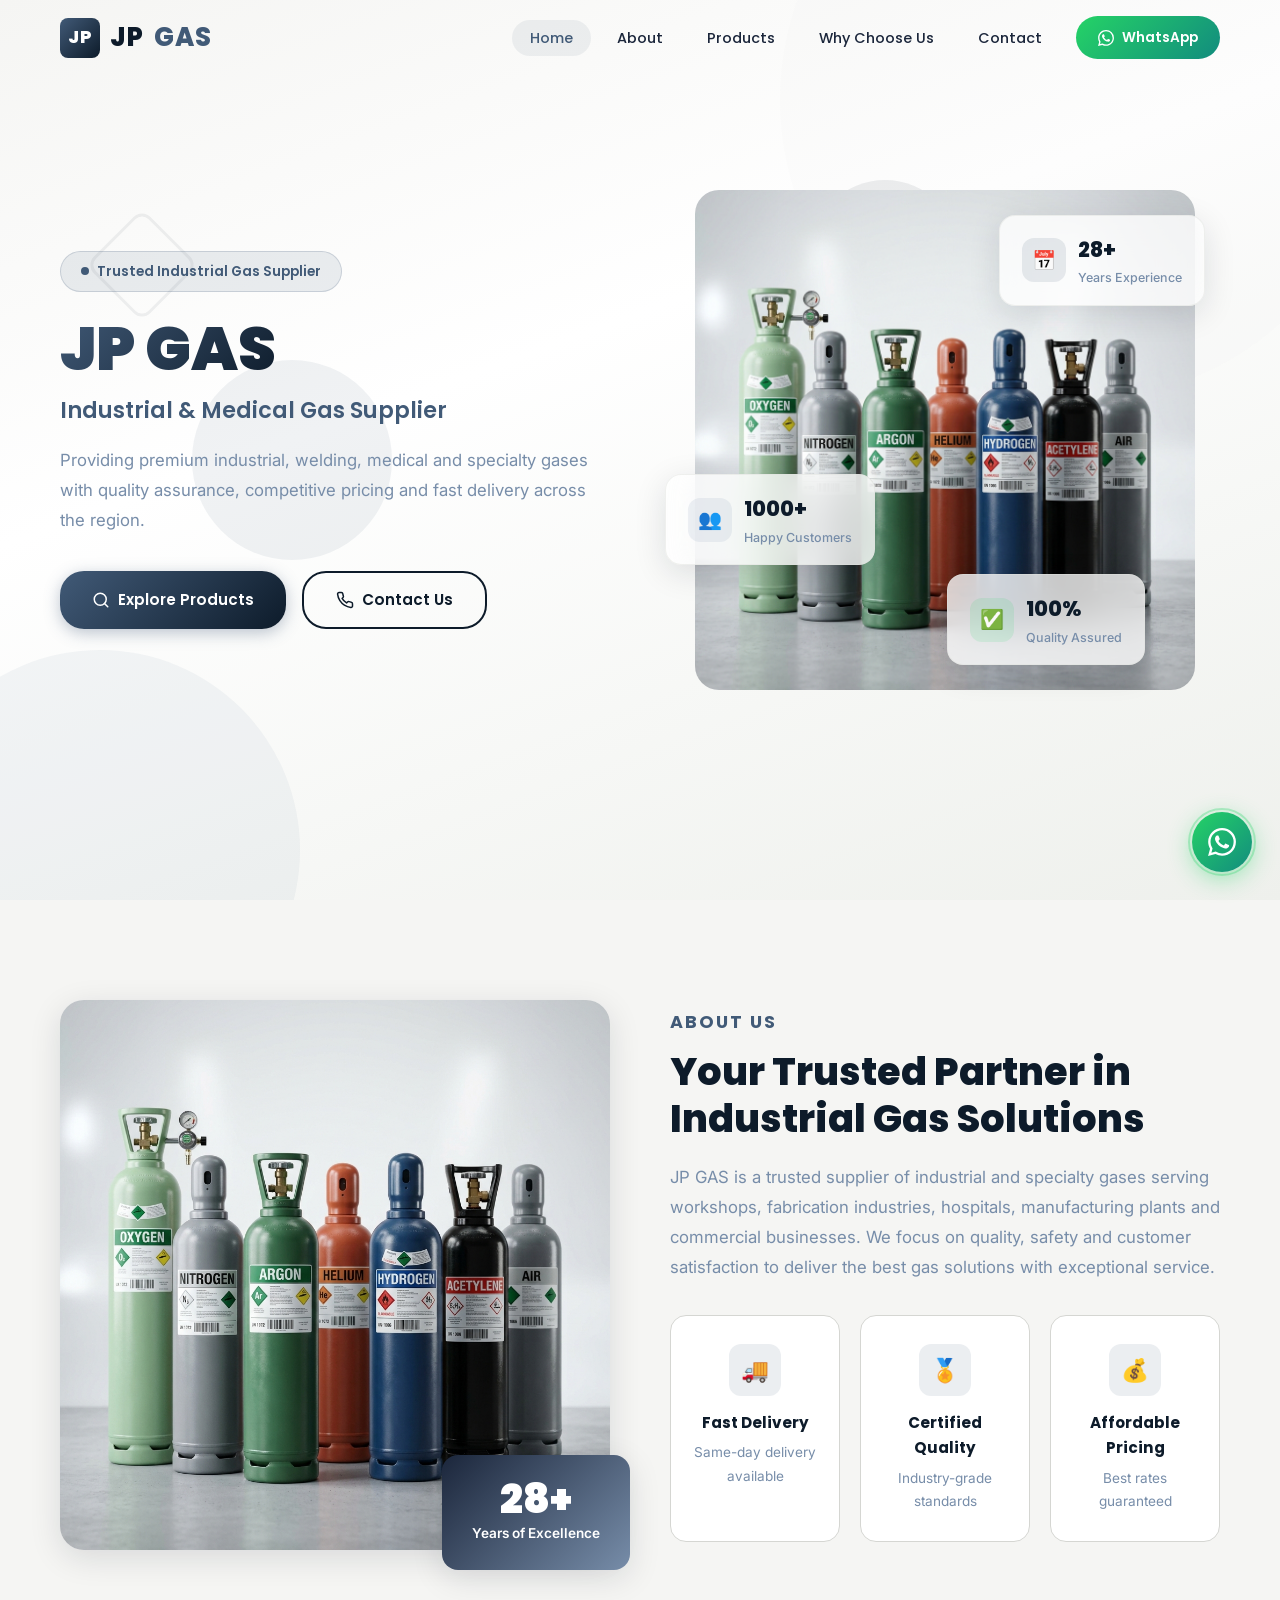
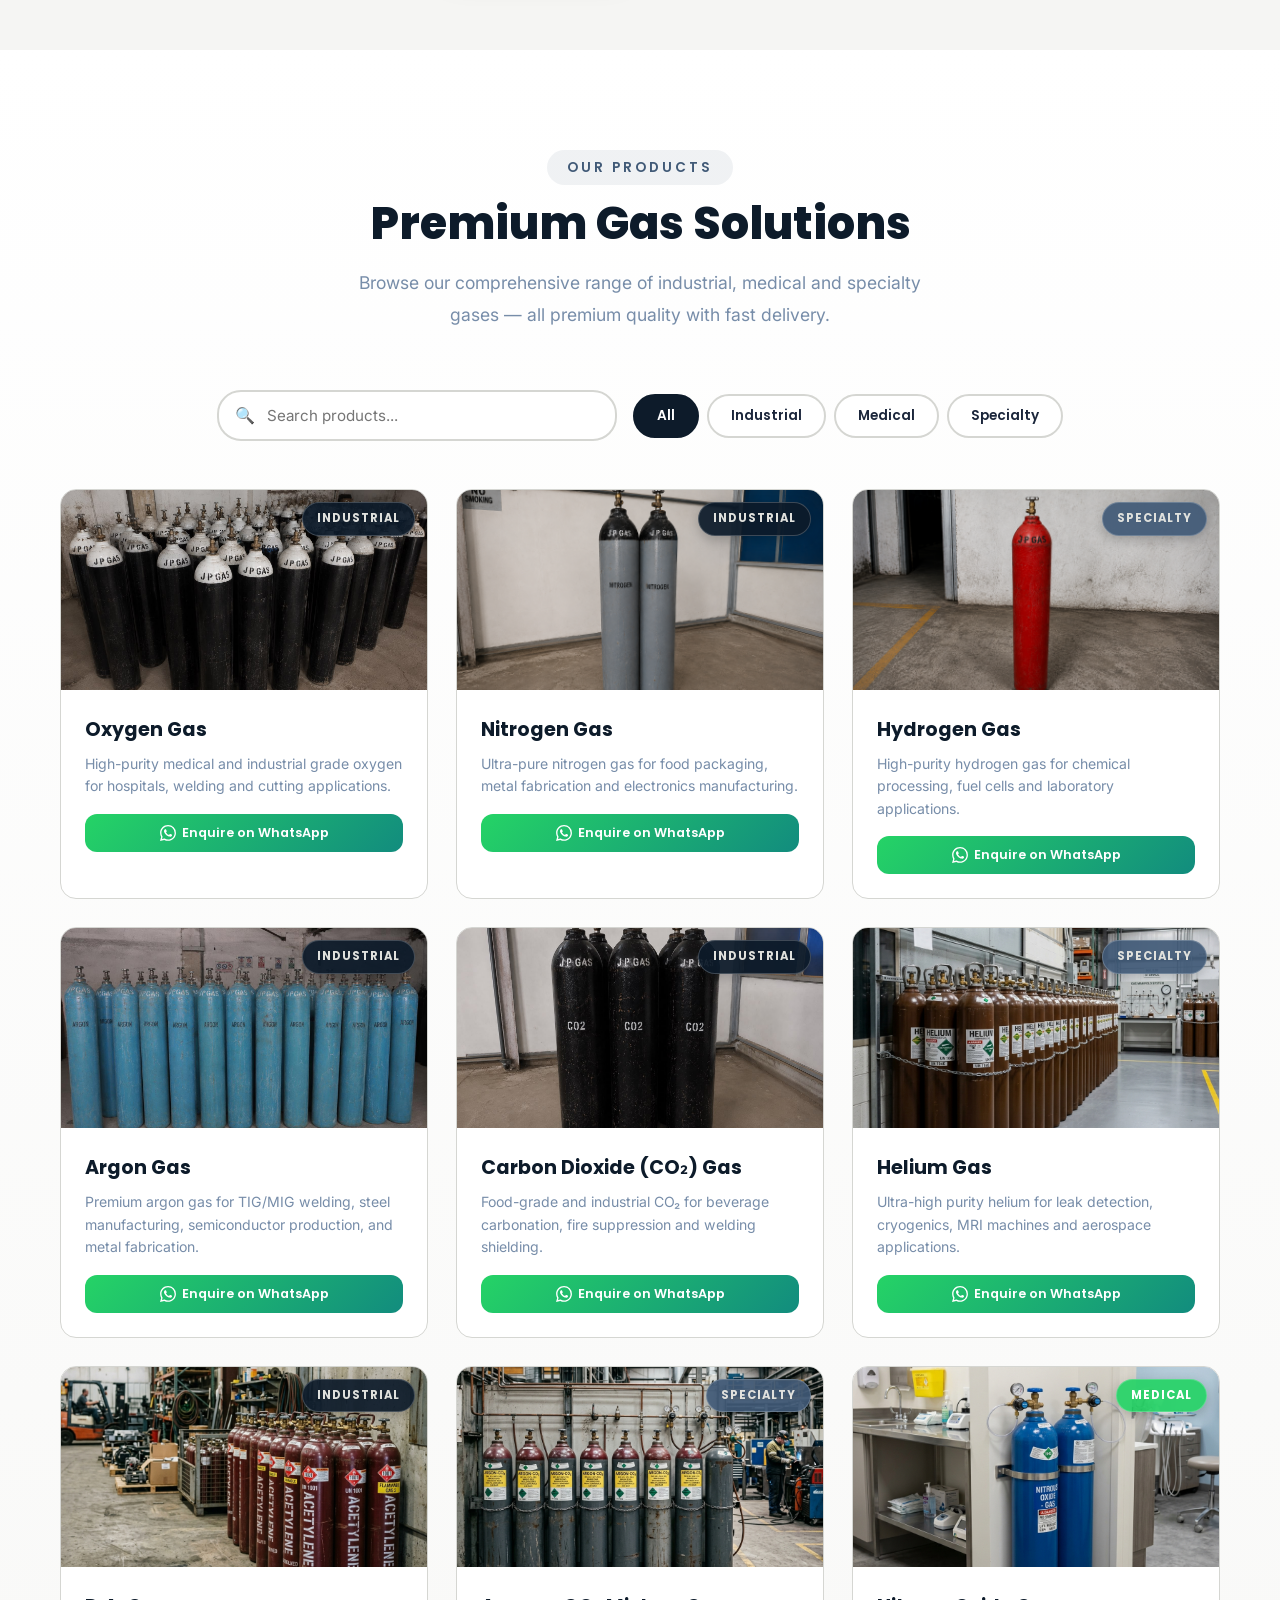
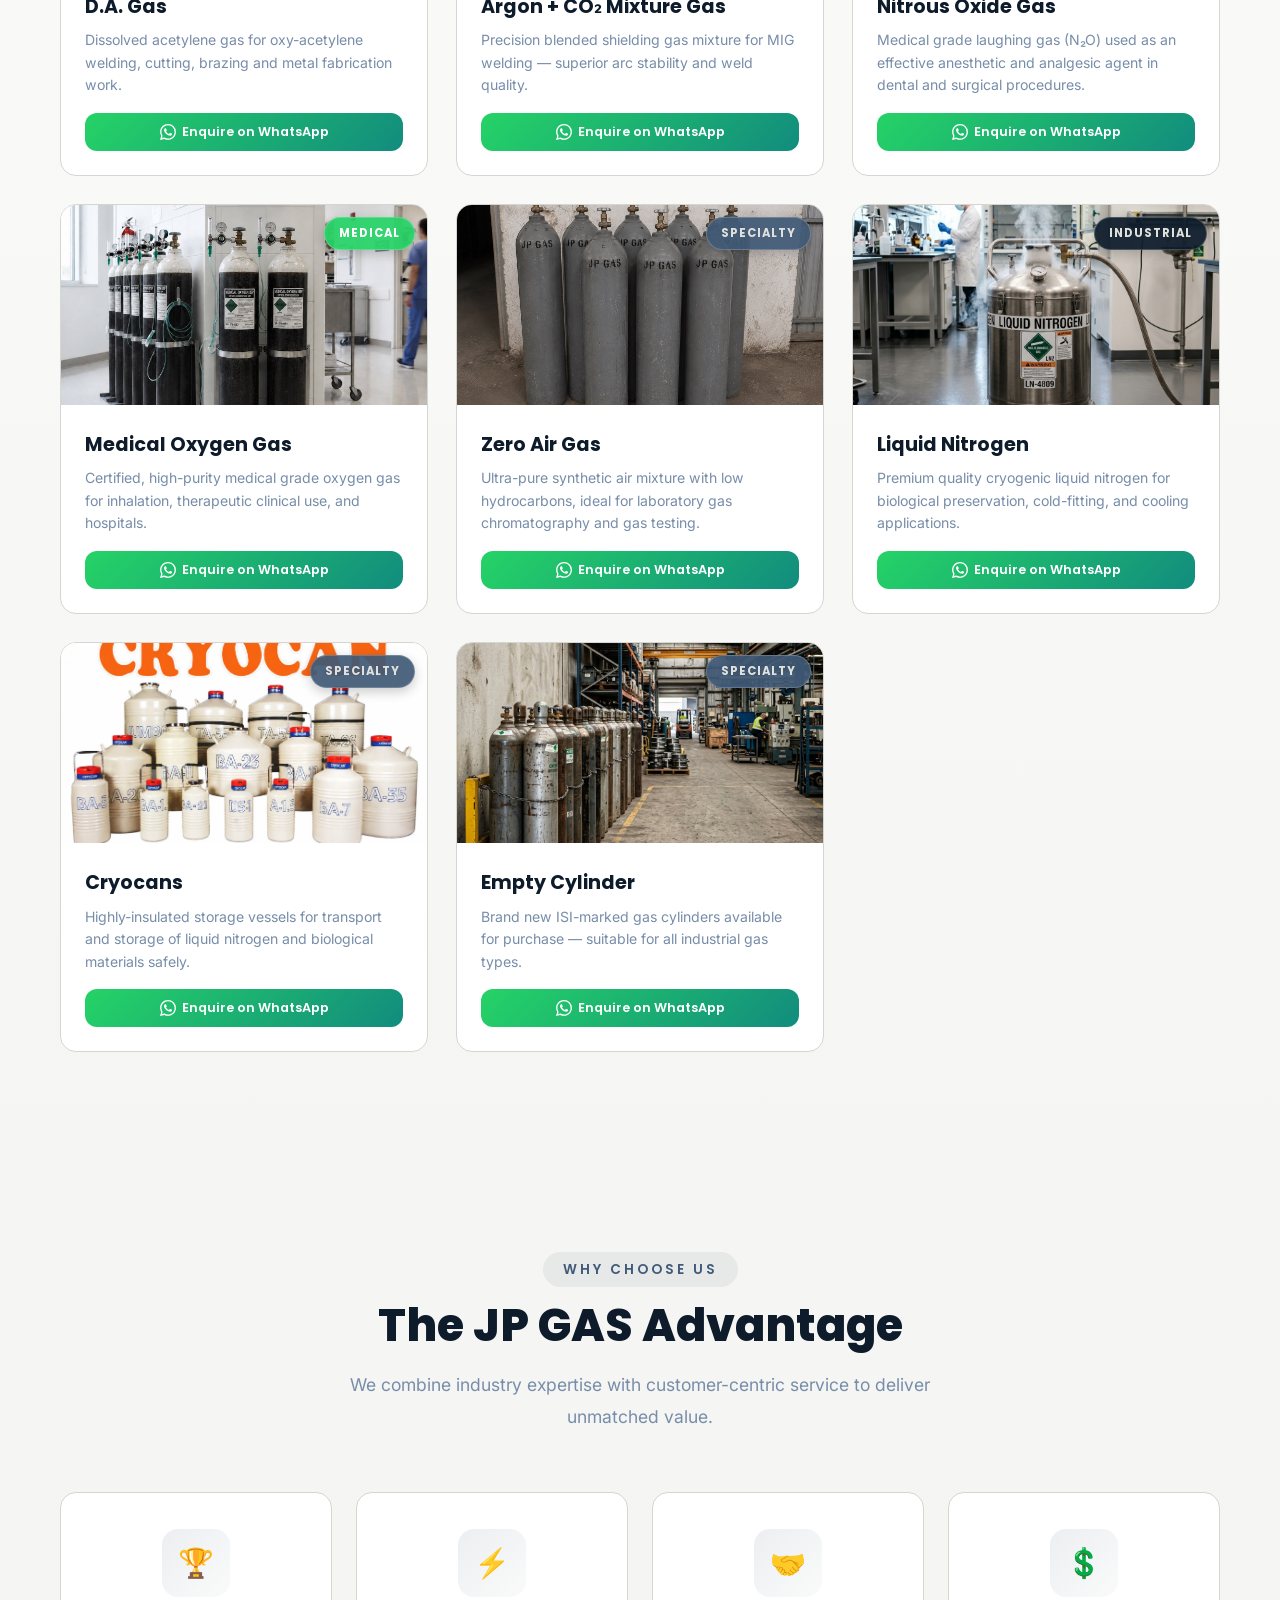
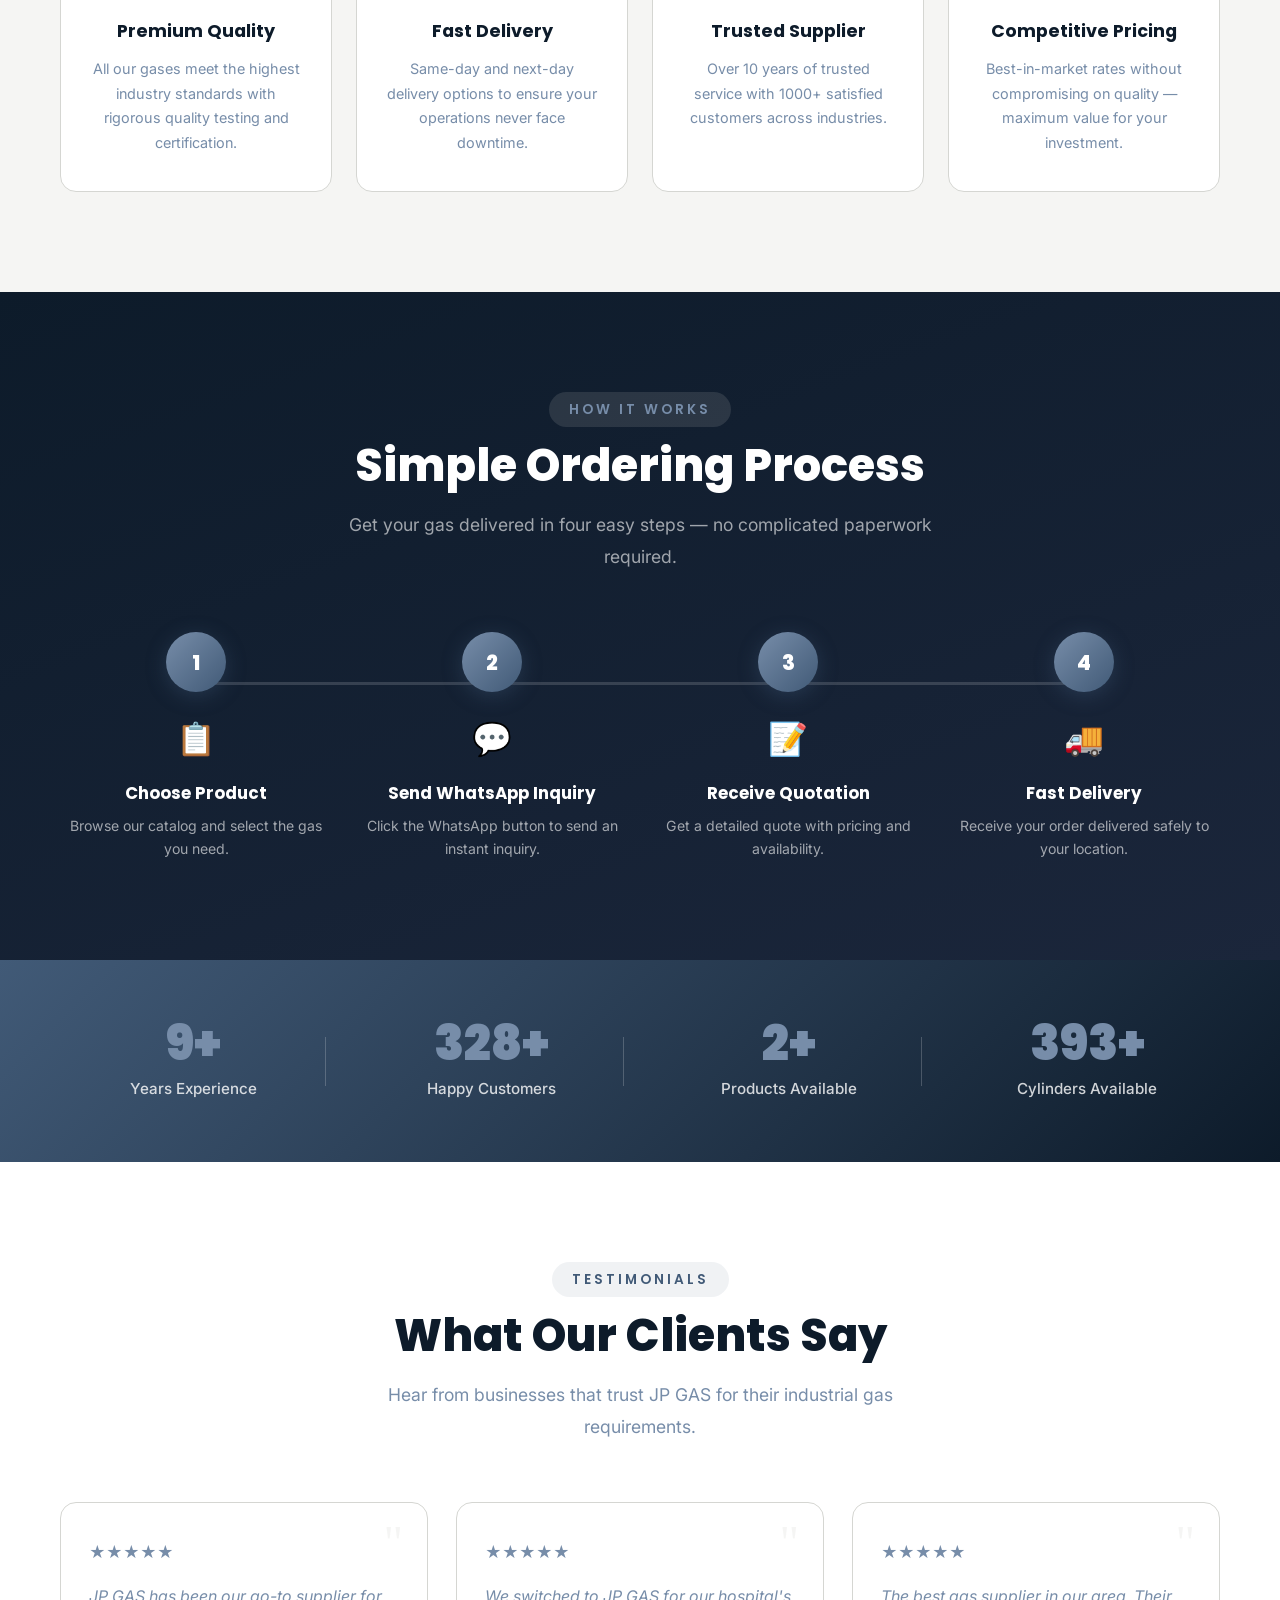
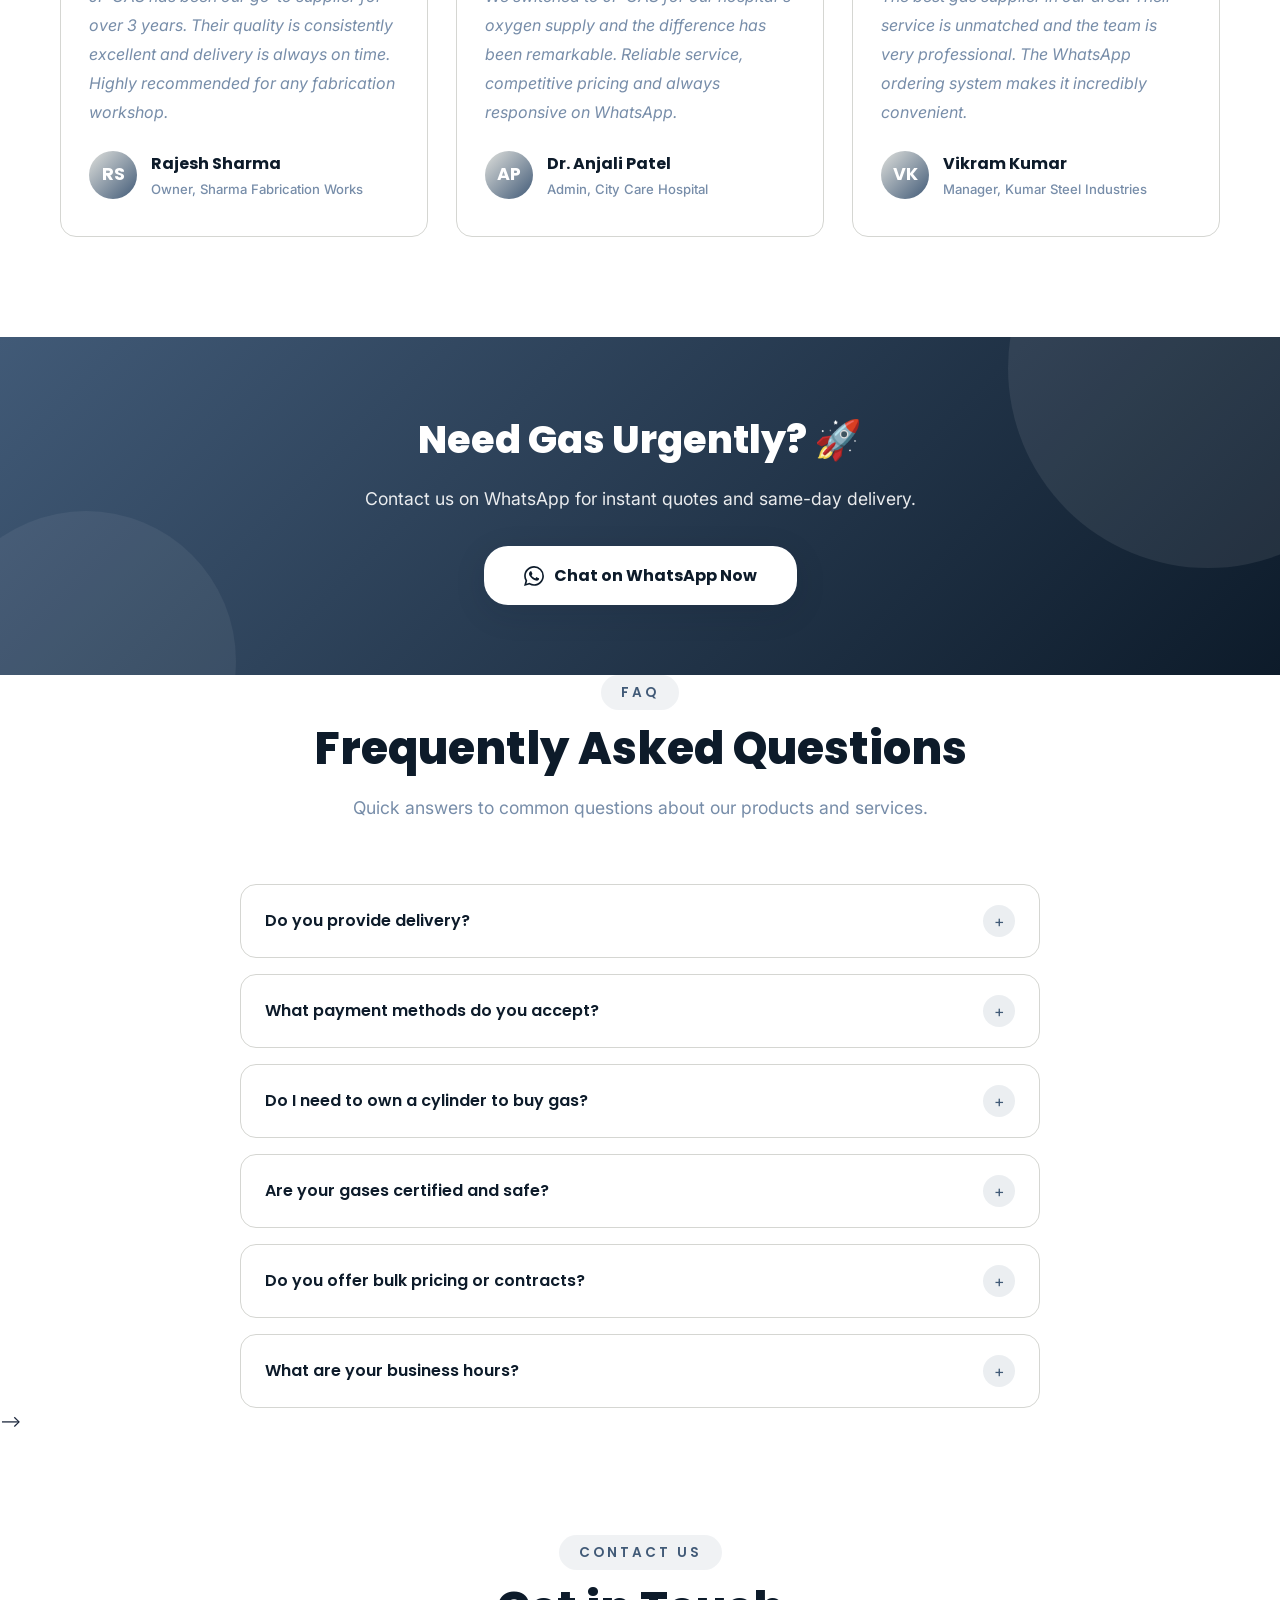
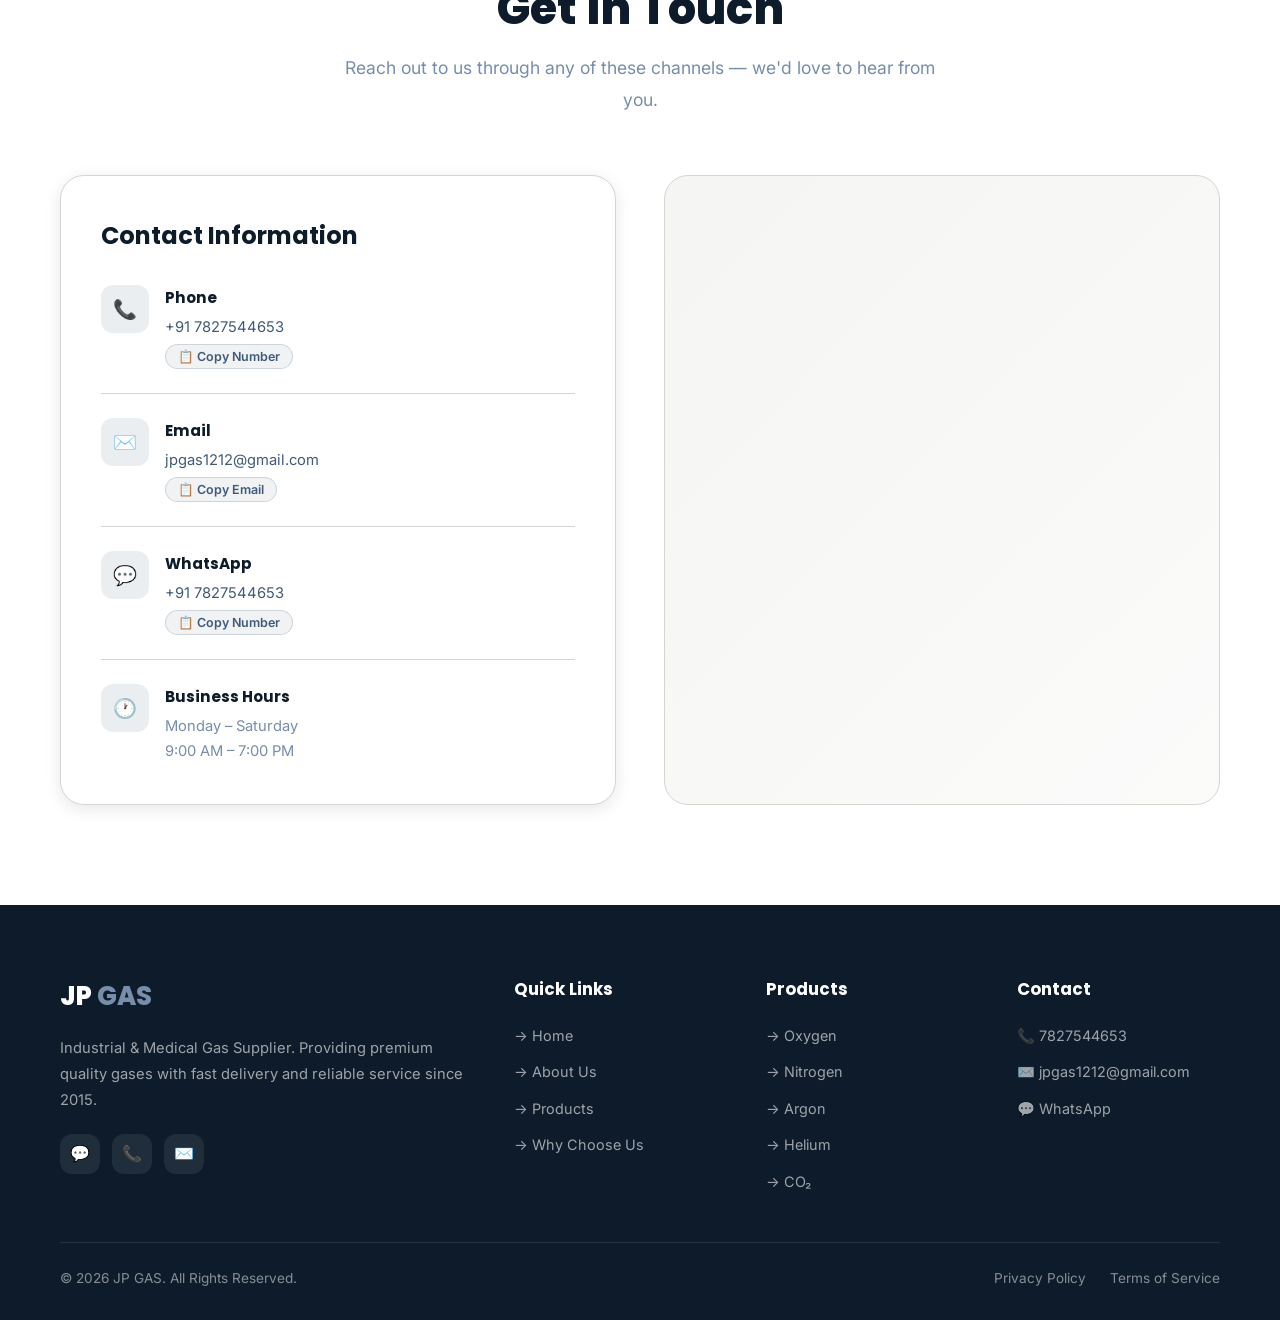
<file: index.html>
<!DOCTYPE html>
<html lang="en">
<head>
  <meta charset="UTF-8" />
  <meta name="viewport" content="width=device-width, initial-scale=1.0" />
  <title>JP GAS — Premium Industrial & Medical Gas Supplier</title>
  <meta name="description" content="JP GAS is a trusted supplier of industrial, welding, medical and specialty gases. Quality assured products with competitive pricing and fast delivery across the region." />

  <!-- Open Graph -->
  <meta property="og:title" content="JP GAS — Premium Industrial & Medical Gas Supplier" />
  <meta property="og:description" content="Providing premium industrial, welding, medical and specialty gases with quality assurance, competitive pricing and fast delivery." />
  <meta property="og:type" content="website" />
  <meta property="og:url" content="https://jpgas.in" />

  <!-- Favicon -->
  <link rel="icon" type="image/svg+xml" href="data:image/svg+xml,<svg xmlns='http://www.w3.org/2000/svg' viewBox='0 0 100 100'><text y='.9em' font-size='90'>⛽</text></svg>" />

  <!-- Google Fonts -->
  <link rel="preconnect" href="https://fonts.googleapis.com" />
  <link rel="preconnect" href="https://fonts.gstatic.com" crossorigin />
  <link href="https://fonts.googleapis.com/css2?family=Inter:wght@300;400;500;600;700;800;900&family=Poppins:wght@300;400;500;600;700;800;900&display=swap" rel="stylesheet" />

  <!-- Stylesheet -->
  <link rel="stylesheet" href="style.css" />
</head>
<body>

  <!-- ======== PRELOADER ======== -->
  <div class="preloader" id="preloader">
    <div class="preloader-content">
      <div class="preloader-logo">JP <span>GAS</span></div>
      <div class="preloader-bar"></div>
    </div>
  </div>

  <!-- ======== SCROLL PROGRESS ======== -->
  <div class="scroll-progress" id="scrollProgress"></div>

  <!-- ======== NAVBAR ======== -->
  <nav class="navbar" id="navbar">
    <div class="nav-container">
      <a href="#home" class="nav-logo">
        <div class="nav-logo-icon">JP</div>
        JP <span>GAS</span>
      </a>

      <ul class="nav-menu" id="navMenu">
        <li><a href="#home" class="nav-link active">Home</a></li>
        <li><a href="#about" class="nav-link">About</a></li>
        <li><a href="#products" class="nav-link">Products</a></li>
        <li><a href="#why-us" class="nav-link">Why Choose Us</a></li>
        <li><a href="#contact" class="nav-link">Contact</a></li>
        <li>
          <a href="https://wa.me/917827544653" target="_blank" rel="noopener" class="nav-wa-btn">
            <svg width="16" height="16" viewBox="0 0 24 24" fill="currentColor"><path d="M17.472 14.382c-.297-.149-1.758-.867-2.03-.967-.273-.099-.471-.148-.67.15-.197.297-.767.966-.94 1.164-.173.199-.347.223-.644.075-.297-.15-1.255-.463-2.39-1.475-.883-.788-1.48-1.761-1.653-2.059-.173-.297-.018-.458.13-.606.134-.133.298-.347.446-.52.149-.174.198-.298.298-.497.099-.198.05-.371-.025-.52-.075-.149-.669-1.612-.916-2.207-.242-.579-.487-.5-.669-.51-.173-.008-.371-.01-.57-.01-.198 0-.52.074-.792.372-.272.297-1.04 1.016-1.04 2.479 0 1.462 1.065 2.875 1.213 3.074.149.198 2.096 3.2 5.077 4.487.709.306 1.262.489 1.694.625.712.227 1.36.195 1.871.118.571-.085 1.758-.719 2.006-1.413.248-.694.248-1.289.173-1.413-.074-.124-.272-.198-.57-.347m-5.421 7.403h-.004a9.87 9.87 0 01-5.031-1.378l-.361-.214-3.741.982.998-3.648-.235-.374a9.86 9.86 0 01-1.51-5.26c.001-5.45 4.436-9.884 9.888-9.884 2.64 0 5.122 1.03 6.988 2.898a9.825 9.825 0 012.893 6.994c-.003 5.45-4.437 9.884-9.885 9.884m8.413-18.297A11.815 11.815 0 0012.05 0C5.495 0 .16 5.335.157 11.892c0 2.096.547 4.142 1.588 5.945L.057 24l6.305-1.654a11.882 11.882 0 005.683 1.448h.005c6.554 0 11.89-5.335 11.893-11.893a11.821 11.821 0 00-3.48-8.413z"/></svg>
            WhatsApp
          </a>
        </li>
      </ul>

      <div class="nav-hamburger" id="navHamburger" aria-label="Menu toggle">
        <span></span>
        <span></span>
        <span></span>
      </div>
    </div>
  </nav>

  <!-- ======== HERO SECTION ======== -->
  <section class="hero section" id="home">
    <div class="hero-bg-shapes">
      <div class="hero-shape hero-shape-1"></div>
      <div class="hero-shape hero-shape-2"></div>
      <div class="hero-shape hero-shape-3"></div>
      <div class="hero-shape hero-shape-4"></div>
      <div class="hero-geo hero-geo-1"></div>
      <div class="hero-geo hero-geo-2"></div>
    </div>

    <div class="container hero-container">
      <div class="hero-content">
        <div class="hero-badge">
          <span class="hero-badge-dot"></span>
          Trusted Industrial Gas Supplier
        </div>
        <h1 class="hero-title">
          <span>JP GAS</span>
        </h1>
        <p class="hero-subtitle">Industrial & Medical Gas Supplier</p>
        <p class="hero-description">
          Providing premium industrial, welding, medical and specialty gases with quality assurance, competitive pricing and fast delivery across the region.
        </p>
        <div class="hero-buttons">
          <a href="#products" class="btn btn-primary">
            <svg width="18" height="18" viewBox="0 0 24 24" fill="none" stroke="currentColor" stroke-width="2" stroke-linecap="round" stroke-linejoin="round"><circle cx="11" cy="11" r="8"/><line x1="21" y1="21" x2="16.65" y2="16.65"/></svg>
            Explore Products
          </a>
          <a href="#contact" class="btn btn-secondary">
            <svg width="18" height="18" viewBox="0 0 24 24" fill="none" stroke="currentColor" stroke-width="2" stroke-linecap="round" stroke-linejoin="round"><path d="M22 16.92v3a2 2 0 0 1-2.18 2 19.79 19.79 0 0 1-8.63-3.07 19.5 19.5 0 0 1-6-6 19.79 19.79 0 0 1-3.07-8.67A2 2 0 0 1 4.11 2h3a2 2 0 0 1 2 1.72c.127.96.361 1.903.7 2.81a2 2 0 0 1-.45 2.11L8.09 9.91a16 16 0 0 0 6 6l1.27-1.27a2 2 0 0 1 2.11-.45c.907.339 1.85.573 2.81.7A2 2 0 0 1 22 16.92z"/></svg>
            Contact Us
          </a>
        </div>
      </div>

      <div class="hero-visual">
        <div class="hero-image-wrapper">
          <div class="hero-image-glow"></div>
          <img src="images/hero-cylinders.png" alt="Industrial Gas Cylinders — JP GAS" loading="eager" />
          <div class="hero-stat hero-stat-1">
            <div class="hero-stat-icon blue">📅</div>
            <div>
              <div class="hero-stat-number" data-count="10">28+</div>
              <div class="hero-stat-label">Years Experience</div>
            </div>
          </div>
          <div class="hero-stat hero-stat-2">
            <div class="hero-stat-icon orange">👥</div>
            <div>
              <div class="hero-stat-number" data-count="1000">1000+</div>
              <div class="hero-stat-label">Happy Customers</div>
            </div>
          </div>
          <div class="hero-stat hero-stat-3">
            <div class="hero-stat-icon green">✅</div>
            <div>
              <div class="hero-stat-number">100%</div>
              <div class="hero-stat-label">Quality Assured</div>
            </div>
          </div>
        </div>
      </div>
    </div>
  </section>

  <!-- ======== ABOUT SECTION ======== -->
  <section class="about section" id="about">
    <div class="container">
      <div class="about-grid">
        <div class="about-visual fade-left">
          <img src="images/hero-cylinders.png" alt="JP GAS — About Us" class="about-image" loading="lazy" />
          <div class="about-experience-badge">
            <span class="number">28+</span>
            <span class="label">Years of Excellence</span>
          </div>
        </div>
        <div class="about-text fade-right">
          <h3>About Us</h3>
          <h2>Your Trusted Partner in Industrial Gas Solutions</h2>
          <p>
            JP GAS is a trusted supplier of industrial and specialty gases serving workshops, fabrication industries, hospitals, manufacturing plants and commercial businesses. We focus on quality, safety and customer satisfaction to deliver the best gas solutions with exceptional service.
          </p>
          <div class="about-features">
            <div class="feature-card stagger-1">
              <div class="feature-icon">🚚</div>
              <div class="feature-title">Fast Delivery</div>
              <div class="feature-text">Same-day delivery available</div>
            </div>
            <div class="feature-card stagger-2">
              <div class="feature-icon">🏅</div>
              <div class="feature-title">Certified Quality</div>
              <div class="feature-text">Industry-grade standards</div>
            </div>
            <div class="feature-card stagger-3">
              <div class="feature-icon">💰</div>
              <div class="feature-title">Affordable Pricing</div>
              <div class="feature-text">Best rates guaranteed</div>
            </div>
          </div>
        </div>
      </div>
    </div>
  </section>

  <!-- ======== PRODUCTS SECTION ======== -->
  <section class="products section" id="products">
    <div class="container">
      <div class="section-header fade-up">
        <span class="section-tag">Our Products</span>
        <h2 class="section-title">Premium Gas Solutions</h2>
        <p class="section-subtitle">Browse our comprehensive range of industrial, medical and specialty gases — all premium quality with fast delivery.</p>
      </div>

      <div class="products-toolbar fade-up">
        <div class="search-wrapper">
          <span class="search-icon">🔍</span>
          <input type="text" id="productSearch" class="search-input" placeholder="Search products..." aria-label="Search products" />
        </div>
        <div class="filter-btns">
          <button class="filter-btn active" data-filter="all">All</button>
          <button class="filter-btn" data-filter="industrial">Industrial</button>
          <button class="filter-btn" data-filter="medical">Medical</button>
          <button class="filter-btn" data-filter="specialty">Specialty</button>
        </div>
      </div>

      <div class="products-grid" id="productsGrid">

        <!-- Oxygen -->
        <div class="product-card fade-up" data-category="industrial" data-name="Oxygen">
          <div class="product-image">
            <img src="images/oxygen.jpeg" alt="Oxygen Gas" />
            <span class="product-category-tag tag-industrial">Industrial</span>
          </div>
          <div class="product-info">
            <h3 class="product-name">Oxygen Gas</h3>
            <p class="product-description">High-purity medical and industrial grade oxygen for hospitals, welding and cutting applications.</p>
            
            <button class="product-whatsapp-btn" onclick="enquireWhatsApp('Oxygen')">
              <svg width="16" height="16" viewBox="0 0 24 24" fill="currentColor"><path d="M17.472 14.382c-.297-.149-1.758-.867-2.03-.967-.273-.099-.471-.148-.67.15-.197.297-.767.966-.94 1.164-.173.199-.347.223-.644.075-.297-.15-1.255-.463-2.39-1.475-.883-.788-1.48-1.761-1.653-2.059-.173-.297-.018-.458.13-.606.134-.133.298-.347.446-.52.149-.174.198-.298.298-.497.099-.198.05-.371-.025-.52-.075-.149-.669-1.612-.916-2.207-.242-.579-.487-.5-.669-.51-.173-.008-.371-.01-.57-.01-.198 0-.52.074-.792.372-.272.297-1.04 1.016-1.04 2.479 0 1.462 1.065 2.875 1.213 3.074.149.198 2.096 3.2 5.077 4.487.709.306 1.262.489 1.694.625.712.227 1.36.195 1.871.118.571-.085 1.758-.719 2.006-1.413.248-.694.248-1.289.173-1.413-.074-.124-.272-.198-.57-.347m-5.421 7.403h-.004a9.87 9.87 0 01-5.031-1.378l-.361-.214-3.741.982.998-3.648-.235-.374a9.86 9.86 0 01-1.51-5.26c.001-5.45 4.436-9.884 9.888-9.884 2.64 0 5.122 1.03 6.988 2.898a9.825 9.825 0 012.893 6.994c-.003 5.45-4.437 9.884-9.885 9.884m8.413-18.297A11.815 11.815 0 0012.05 0C5.495 0 .16 5.335.157 11.892c0 2.096.547 4.142 1.588 5.945L.057 24l6.305-1.654a11.882 11.882 0 005.683 1.448h.005c6.554 0 11.89-5.335 11.893-11.893a11.821 11.821 0 00-3.48-8.413z"/></svg>
              Enquire on WhatsApp
            </button>
          </div>
        </div>

        <!-- Nitrogen -->
        <div class="product-card fade-up" data-category="industrial" data-name="Nitrogen">
          <div class="product-image">
            <img src="images/nitro.png" alt="Nitrogen Gas" />
            <span class="product-category-tag tag-industrial">Industrial</span>
          </div>
          <div class="product-info">
            <h3 class="product-name">Nitrogen Gas</h3>
            <p class="product-description">Ultra-pure nitrogen gas for food packaging, metal fabrication and electronics manufacturing.</p>
            
            <button class="product-whatsapp-btn" onclick="enquireWhatsApp('Nitrogen')">
              <svg width="16" height="16" viewBox="0 0 24 24" fill="currentColor"><path d="M17.472 14.382c-.297-.149-1.758-.867-2.03-.967-.273-.099-.471-.148-.67.15-.197.297-.767.966-.94 1.164-.173.199-.347.223-.644.075-.297-.15-1.255-.463-2.39-1.475-.883-.788-1.48-1.761-1.653-2.059-.173-.297-.018-.458.13-.606.134-.133.298-.347.446-.52.149-.174.198-.298.298-.497.099-.198.05-.371-.025-.52-.075-.149-.669-1.612-.916-2.207-.242-.579-.487-.5-.669-.51-.173-.008-.371-.01-.57-.01-.198 0-.52.074-.792.372-.272.297-1.04 1.016-1.04 2.479 0 1.462 1.065 2.875 1.213 3.074.149.198 2.096 3.2 5.077 4.487.709.306 1.262.489 1.694.625.712.227 1.36.195 1.871.118.571-.085 1.758-.719 2.006-1.413.248-.694.248-1.289.173-1.413-.074-.124-.272-.198-.57-.347m-5.421 7.403h-.004a9.87 9.87 0 01-5.031-1.378l-.361-.214-3.741.982.998-3.648-.235-.374a9.86 9.86 0 01-1.51-5.26c.001-5.45 4.436-9.884 9.888-9.884 2.64 0 5.122 1.03 6.988 2.898a9.825 9.825 0 012.893 6.994c-.003 5.45-4.437 9.884-9.885 9.884m8.413-18.297A11.815 11.815 0 0012.05 0C5.495 0 .16 5.335.157 11.892c0 2.096.547 4.142 1.588 5.945L.057 24l6.305-1.654a11.882 11.882 0 005.683 1.448h.005c6.554 0 11.89-5.335 11.893-11.893a11.821 11.821 0 00-3.48-8.413z"/></svg>
              Enquire on WhatsApp
            </button>
          </div>
        </div>

        <!-- Hydrogen -->
        <div class="product-card fade-up" data-category="specialty" data-name="Hydrogen">
          <div class="product-image">
            <img src="images/hydrogen1.png" alt="Hydrogen Gas" />
            <span class="product-category-tag tag-specialty">Specialty</span>
          </div>
          <div class="product-info">
            <h3 class="product-name">Hydrogen Gas</h3>
            <p class="product-description">High-purity hydrogen gas for chemical processing, fuel cells and laboratory applications.</p>
            
            <button class="product-whatsapp-btn" onclick="enquireWhatsApp('Hydrogen')">
              <svg width="16" height="16" viewBox="0 0 24 24" fill="currentColor"><path d="M17.472 14.382c-.297-.149-1.758-.867-2.03-.967-.273-.099-.471-.148-.67.15-.197.297-.767.966-.94 1.164-.173.199-.347.223-.644.075-.297-.15-1.255-.463-2.39-1.475-.883-.788-1.48-1.761-1.653-2.059-.173-.297-.018-.458.13-.606.134-.133.298-.347.446-.52.149-.174.198-.298.298-.497.099-.198.05-.371-.025-.52-.075-.149-.669-1.612-.916-2.207-.242-.579-.487-.5-.669-.51-.173-.008-.371-.01-.57-.01-.198 0-.52.074-.792.372-.272.297-1.04 1.016-1.04 2.479 0 1.462 1.065 2.875 1.213 3.074.149.198 2.096 3.2 5.077 4.487.709.306 1.262.489 1.694.625.712.227 1.36.195 1.871.118.571-.085 1.758-.719 2.006-1.413.248-.694.248-1.289.173-1.413-.074-.124-.272-.198-.57-.347m-5.421 7.403h-.004a9.87 9.87 0 01-5.031-1.378l-.361-.214-3.741.982.998-3.648-.235-.374a9.86 9.86 0 01-1.51-5.26c.001-5.45 4.436-9.884 9.888-9.884 2.64 0 5.122 1.03 6.988 2.898a9.825 9.825 0 012.893 6.994c-.003 5.45-4.437 9.884-9.885 9.884m8.413-18.297A11.815 11.815 0 0012.05 0C5.495 0 .16 5.335.157 11.892c0 2.096.547 4.142 1.588 5.945L.057 24l6.305-1.654a11.882 11.882 0 005.683 1.448h.005c6.554 0 11.89-5.335 11.893-11.893a11.821 11.821 0 00-3.48-8.413z"/></svg>
              Enquire on WhatsApp
            </button>
          </div>
        </div>

        <!-- Argon -->
        <div class="product-card fade-up" data-category="industrial" data-name="Argon">
          <div class="product-image">
            <img src="images/argon.jpeg" alt="Argon Gas" />
            <span class="product-category-tag tag-industrial">Industrial</span>
          </div>
          <div class="product-info">
            <h3 class="product-name">Argon Gas</h3>
            <p class="product-description">Premium argon gas for TIG/MIG welding, steel manufacturing, semiconductor production, and metal fabrication.</p>
           
            <button class="product-whatsapp-btn" onclick="enquireWhatsApp('Argon')">
              <svg width="16" height="16" viewBox="0 0 24 24" fill="currentColor"><path d="M17.472 14.382c-.297-.149-1.758-.867-2.03-.967-.273-.099-.471-.148-.67.15-.197.297-.767.966-.94 1.164-.173.199-.347.223-.644.075-.297-.15-1.255-.463-2.39-1.475-.883-.788-1.48-1.761-1.653-2.059-.173-.297-.018-.458.13-.606.134-.133.298-.347.446-.52.149-.174.198-.298.298-.497.099-.198.05-.371-.025-.52-.075-.149-.669-1.612-.916-2.207-.242-.579-.487-.5-.669-.51-.173-.008-.371-.01-.57-.01-.198 0-.52.074-.792.372-.272.297-1.04 1.016-1.04 2.479 0 1.462 1.065 2.875 1.213 3.074.149.198 2.096 3.2 5.077 4.487.709.306 1.262.489 1.694.625.712.227 1.36.195 1.871.118.571-.085 1.758-.719 2.006-1.413.248-.694.248-1.289.173-1.413-.074-.124-.272-.198-.57-.347m-5.421 7.403h-.004a9.87 9.87 0 01-5.031-1.378l-.361-.214-3.741.982.998-3.648-.235-.374a9.86 9.86 0 01-1.51-5.26c.001-5.45 4.436-9.884 9.888-9.884 2.64 0 5.122 1.03 6.988 2.898a9.825 9.825 0 012.893 6.994c-.003 5.45-4.437 9.884-9.885 9.884m8.413-18.297A11.815 11.815 0 0012.05 0C5.495 0 .16 5.335.157 11.892c0 2.096.547 4.142 1.588 5.945L.057 24l6.305-1.654a11.882 11.882 0 005.683 1.448h.005c6.554 0 11.89-5.335 11.893-11.893a11.821 11.821 0 00-3.48-8.413z"/></svg>
              Enquire on WhatsApp
            </button>
          </div>
        </div>

        <!-- Carbon Dioxide -->
        <div class="product-card fade-up" data-category="industrial" data-name="Carbon Dioxide">
          <div class="product-image">
            <img src="images/co2.jpeg" alt="Carbon Dioxide Gas" />
            <span class="product-category-tag tag-industrial">Industrial</span>
          </div>
          <div class="product-info">
            <h3 class="product-name">Carbon Dioxide (CO₂) Gas</h3>
            <p class="product-description">Food-grade and industrial CO₂ for beverage carbonation, fire suppression and welding shielding.</p>
           
            <button class="product-whatsapp-btn" onclick="enquireWhatsApp('Carbon Dioxide (CO₂)')">
              <svg width="16" height="16" viewBox="0 0 24 24" fill="currentColor"><path d="M17.472 14.382c-.297-.149-1.758-.867-2.03-.967-.273-.099-.471-.148-.67.15-.197.297-.767.966-.94 1.164-.173.199-.347.223-.644.075-.297-.15-1.255-.463-2.39-1.475-.883-.788-1.48-1.761-1.653-2.059-.173-.297-.018-.458.13-.606.134-.133.298-.347.446-.52.149-.174.198-.298.298-.497.099-.198.05-.371-.025-.52-.075-.149-.669-1.612-.916-2.207-.242-.579-.487-.5-.669-.51-.173-.008-.371-.01-.57-.01-.198 0-.52.074-.792.372-.272.297-1.04 1.016-1.04 2.479 0 1.462 1.065 2.875 1.213 3.074.149.198 2.096 3.2 5.077 4.487.709.306 1.262.489 1.694.625.712.227 1.36.195 1.871.118.571-.085 1.758-.719 2.006-1.413.248-.694.248-1.289.173-1.413-.074-.124-.272-.198-.57-.347m-5.421 7.403h-.004a9.87 9.87 0 01-5.031-1.378l-.361-.214-3.741.982.998-3.648-.235-.374a9.86 9.86 0 01-1.51-5.26c.001-5.45 4.436-9.884 9.888-9.884 2.64 0 5.122 1.03 6.988 2.898a9.825 9.825 0 012.893 6.994c-.003 5.45-4.437 9.884-9.885 9.884m8.413-18.297A11.815 11.815 0 0012.05 0C5.495 0 .16 5.335.157 11.892c0 2.096.547 4.142 1.588 5.945L.057 24l6.305-1.654a11.882 11.882 0 005.683 1.448h.005c6.554 0 11.89-5.335 11.893-11.893a11.821 11.821 0 00-3.48-8.413z"/></svg>
              Enquire on WhatsApp
            </button>
          </div>
        </div>

        <!-- Helium -->
        <div class="product-card fade-up" data-category="specialty" data-name="Helium">
          <div class="product-image">
            <img src="images/helium.jpeg" alt="Helium Gas" />
            <span class="product-category-tag tag-specialty">Specialty</span>
          </div>
          <div class="product-info">
            <h3 class="product-name">Helium Gas</h3>
            <p class="product-description">Ultra-high purity helium for leak detection, cryogenics, MRI machines and aerospace applications.</p>
           
            <button class="product-whatsapp-btn" onclick="enquireWhatsApp('Helium')">
              <svg width="16" height="16" viewBox="0 0 24 24" fill="currentColor"><path d="M17.472 14.382c-.297-.149-1.758-.867-2.03-.967-.273-.099-.471-.148-.67.15-.197.297-.767.966-.94 1.164-.173.199-.347.223-.644.075-.297-.15-1.255-.463-2.39-1.475-.883-.788-1.48-1.761-1.653-2.059-.173-.297-.018-.458.13-.606.134-.133.298-.347.446-.52.149-.174.198-.298.298-.497.099-.198.05-.371-.025-.52-.075-.149-.669-1.612-.916-2.207-.242-.579-.487-.5-.669-.51-.173-.008-.371-.01-.57-.01-.198 0-.52.074-.792.372-.272.297-1.04 1.016-1.04 2.479 0 1.462 1.065 2.875 1.213 3.074.149.198 2.096 3.2 5.077 4.487.709.306 1.262.489 1.694.625.712.227 1.36.195 1.871.118.571-.085 1.758-.719 2.006-1.413.248-.694.248-1.289.173-1.413-.074-.124-.272-.198-.57-.347m-5.421 7.403h-.004a9.87 9.87 0 01-5.031-1.378l-.361-.214-3.741.982.998-3.648-.235-.374a9.86 9.86 0 01-1.51-5.26c.001-5.45 4.436-9.884 9.888-9.884 2.64 0 5.122 1.03 6.988 2.898a9.825 9.825 0 012.893 6.994c-.003 5.45-4.437 9.884-9.885 9.884m8.413-18.297A11.815 11.815 0 0012.05 0C5.495 0 .16 5.335.157 11.892c0 2.096.547 4.142 1.588 5.945L.057 24l6.305-1.654a11.882 11.882 0 005.683 1.448h.005c6.554 0 11.89-5.335 11.893-11.893a11.821 11.821 0 00-3.48-8.413z"/></svg>
              Enquire on WhatsApp
            </button>
          </div>
        </div>

        <!-- D.A. Gas -->
        <div class="product-card fade-up" data-category="industrial" data-name="D.A. Gas">
          <div class="product-image">
            <img src="images/da_gas.jpeg" alt="D.A. Gas" />
            <span class="product-category-tag tag-industrial">Industrial</span>
          </div>
          <div class="product-info">
            <h3 class="product-name">D.A. Gas</h3>
            <p class="product-description">Dissolved acetylene gas for oxy-acetylene welding, cutting, brazing and metal fabrication work.</p>
            
            <button class="product-whatsapp-btn" onclick="enquireWhatsApp('D.A. Gas')">
              <svg width="16" height="16" viewBox="0 0 24 24" fill="currentColor"><path d="M17.472 14.382c-.297-.149-1.758-.867-2.03-.967-.273-.099-.471-.148-.67.15-.197.297-.767.966-.94 1.164-.173.199-.347.223-.644.075-.297-.15-1.255-.463-2.39-1.475-.883-.788-1.48-1.761-1.653-2.059-.173-.297-.018-.458.13-.606.134-.133.298-.347.446-.52.149-.174.198-.298.298-.497.099-.198.05-.371-.025-.52-.075-.149-.669-1.612-.916-2.207-.242-.579-.487-.5-.669-.51-.173-.008-.371-.01-.57-.01-.198 0-.52.074-.792.372-.272.297-1.04 1.016-1.04 2.479 0 1.462 1.065 2.875 1.213 3.074.149.198 2.096 3.2 5.077 4.487.709.306 1.262.489 1.694.625.712.227 1.36.195 1.871.118.571-.085 1.758-.719 2.006-1.413.248-.694.248-1.289.173-1.413-.074-.124-.272-.198-.57-.347m-5.421 7.403h-.004a9.87 9.87 0 01-5.031-1.378l-.361-.214-3.741.982.998-3.648-.235-.374a9.86 9.86 0 01-1.51-5.26c.001-5.45 4.436-9.884 9.888-9.884 2.64 0 5.122 1.03 6.988 2.898a9.825 9.825 0 012.893 6.994c-.003 5.45-4.437 9.884-9.885 9.884m8.413-18.297A11.815 11.815 0 0012.05 0C5.495 0 .16 5.335.157 11.892c0 2.096.547 4.142 1.588 5.945L.057 24l6.305-1.654a11.882 11.882 0 005.683 1.448h.005c6.554 0 11.89-5.335 11.893-11.893a11.821 11.821 0 00-3.48-8.413z"/></svg>
              Enquire on WhatsApp
            </button>
          </div>
        </div>

        <!-- Argon + CO₂ Mixture -->
        <div class="product-card fade-up" data-category="specialty" data-name="Argon + CO₂ Mixture">
          <div class="product-image">
            <img src="images/argon_co2.jpeg" alt="Argon + CO₂ Mixture Gas" />
            <span class="product-category-tag tag-specialty">Specialty</span>
          </div>
          <div class="product-info">
            <h3 class="product-name">Argon + CO₂ Mixture Gas</h3>
            <p class="product-description">Precision blended shielding gas mixture for MIG welding — superior arc stability and weld quality.</p>
            
            <button class="product-whatsapp-btn" onclick="enquireWhatsApp('Argon + CO₂ Mixture')">
              <svg width="16" height="16" viewBox="0 0 24 24" fill="currentColor"><path d="M17.472 14.382c-.297-.149-1.758-.867-2.03-.967-.273-.099-.471-.148-.67.15-.197.297-.767.966-.94 1.164-.173.199-.347.223-.644.075-.297-.15-1.255-.463-2.39-1.475-.883-.788-1.48-1.761-1.653-2.059-.173-.297-.018-.458.13-.606.134-.133.298-.347.446-.52.149-.174.198-.298.298-.497.099-.198.05-.371-.025-.52-.075-.149-.669-1.612-.916-2.207-.242-.579-.487-.5-.669-.51-.173-.008-.371-.01-.57-.01-.198 0-.52.074-.792.372-.272.297-1.04 1.016-1.04 2.479 0 1.462 1.065 2.875 1.213 3.074.149.198 2.096 3.2 5.077 4.487.709.306 1.262.489 1.694.625.712.227 1.36.195 1.871.118.571-.085 1.758-.719 2.006-1.413.248-.694.248-1.289.173-1.413-.074-.124-.272-.198-.57-.347m-5.421 7.403h-.004a9.87 9.87 0 01-5.031-1.378l-.361-.214-3.741.982.998-3.648-.235-.374a9.86 9.86 0 01-1.51-5.26c.001-5.45 4.436-9.884 9.888-9.884 2.64 0 5.122 1.03 6.988 2.898a9.825 9.825 0 012.893 6.994c-.003 5.45-4.437 9.884-9.885 9.884m8.413-18.297A11.815 11.815 0 0012.05 0C5.495 0 .16 5.335.157 11.892c0 2.096.547 4.142 1.588 5.945L.057 24l6.305-1.654a11.882 11.882 0 005.683 1.448h.005c6.554 0 11.89-5.335 11.893-11.893a11.821 11.821 0 00-3.48-8.413z"/></svg>
              Enquire on WhatsApp
            </button>
          </div>
        </div>

        <!-- Nitrous Oxide Gas -->
        <div class="product-card fade-up" data-category="medical" data-name="Nitrous Oxide">
          <div class="product-image">
            <img src="images/nitrous_oxide.jpeg" alt="Nitrous Oxide Gas" />
            <span class="product-category-tag tag-medical">Medical</span>
          </div>
          <div class="product-info">
            <h3 class="product-name">Nitrous Oxide Gas</h3>
            <p class="product-description">Medical grade laughing gas (N₂O) used as an effective anesthetic and analgesic agent in dental and surgical procedures.</p>
            
            <button class="product-whatsapp-btn" onclick="enquireWhatsApp('Nitrous Oxide Gas')">
              <svg width="16" height="16" viewBox="0 0 24 24" fill="currentColor"><path d="M17.472 14.382c-.297-.149-1.758-.867-2.03-.967-.273-.099-.471-.148-.67.15-.197.297-.767.966-.94 1.164-.173.199-.347.223-.644.075-.297-.15-1.255-.463-2.39-1.475-.883-.788-1.48-1.761-1.653-2.059-.173-.297-.018-.458.13-.606.134-.133.298-.347.446-.52.149-.174.198-.298.298-.497.099-.198.05-.371-.025-.52-.075-.149-.669-1.612-.916-2.207-.242-.579-.487-.5-.669-.51-.173-.008-.371-.01-.57-.01-.198 0-.52.074-.792.372-.272.297-1.04 1.016-1.04 2.479 0 1.462 1.065 2.875 1.213 3.074.149.198 2.096 3.2 5.077 4.487.709.306 1.262.489 1.694.625.712.227 1.36.195 1.871.118.571-.085 1.758-.719 2.006-1.413.248-.694.248-1.289.173-1.413-.074-.124-.272-.198-.57-.347m-5.421 7.403h-.004a9.87 9.87 0 01-5.031-1.378l-.361-.214-3.741.982.998-3.648-.235-.374a9.86 9.86 0 01-1.51-5.26c.001-5.45 4.436-9.884 9.888-9.884 2.64 0 5.122 1.03 6.988 2.898a9.825 9.825 0 012.893 6.994c-.003 5.45-4.437 9.884-9.885 9.884m8.413-18.297A11.815 11.815 0 0012.05 0C5.495 0 .16 5.335.157 11.892c0 2.096.547 4.142 1.588 5.945L.057 24l6.305-1.654a11.882 11.882 0 005.683 1.448h.005c6.554 0 11.89-5.335 11.893-11.893a11.821 11.821 0 00-3.48-8.413z"/></svg>
              Enquire on WhatsApp
            </button>
          </div>
        </div>

        <!-- Medical Oxygen Gas -->
        <div class="product-card fade-up" data-category="medical" data-name="Medical Oxygen">
          <div class="product-image">
            <img src="images/medicaloxy.jpeg" alt="Medical Oxygen Gas" />
            <span class="product-category-tag tag-medical">Medical</span>
          </div>
          <div class="product-info">
            <h3 class="product-name">Medical Oxygen Gas</h3>
            <p class="product-description">Certified, high-purity medical grade oxygen gas for inhalation, therapeutic clinical use, and hospitals.</p>
            
            <button class="product-whatsapp-btn" onclick="enquireWhatsApp('Medical Oxygen Gas')">
              <svg width="16" height="16" viewBox="0 0 24 24" fill="currentColor"><path d="M17.472 14.382c-.297-.149-1.758-.867-2.03-.967-.273-.099-.471-.148-.67.15-.197.297-.767.966-.94 1.164-.173.199-.347.223-.644.075-.297-.15-1.255-.463-2.39-1.475-.883-.788-1.48-1.761-1.653-2.059-.173-.297-.018-.458.13-.606.134-.133.298-.347.446-.52.149-.174.198-.298.298-.497.099-.198.05-.371-.025-.52-.075-.149-.669-1.612-.916-2.207-.242-.579-.487-.5-.669-.51-.173-.008-.371-.01-.57-.01-.198 0-.52.074-.792.372-.272.297-1.04 1.016-1.04 2.479 0 1.462 1.065 2.875 1.213 3.074.149.198 2.096 3.2 5.077 4.487.709.306 1.262.489 1.694.625.712.227 1.36.195 1.871.118.571-.085 1.758-.719 2.006-1.413.248-.694.248-1.289.173-1.413-.074-.124-.272-.198-.57-.347m-5.421 7.403h-.004a9.87 9.87 0 01-5.031-1.378l-.361-.214-3.741.982.998-3.648-.235-.374a9.86 9.86 0 01-1.51-5.26c.001-5.45 4.436-9.884 9.888-9.884 2.64 0 5.122 1.03 6.988 2.898a9.825 9.825 0 012.893 6.994c-.003 5.45-4.437 9.884-9.885 9.884m8.413-18.297A11.815 11.815 0 0012.05 0C5.495 0 .16 5.335.157 11.892c0 2.096.547 4.142 1.588 5.945L.057 24l6.305-1.654a11.882 11.882 0 005.683 1.448h.005c6.554 0 11.89-5.335 11.893-11.893a11.821 11.821 0 00-3.48-8.413z"/></svg>
              Enquire on WhatsApp
            </button>
          </div>
        </div>

        <!-- Zero Air Gas -->
        <div class="product-card fade-up" data-category="specialty" data-name="Zero Air">
          <div class="product-image">
            <img src="images/zeroair.jpeg" alt="Zero Air Gas" />
            <span class="product-category-tag tag-specialty">Specialty</span>
          </div>
          <div class="product-info">
            <h3 class="product-name">Zero Air Gas</h3>
            <p class="product-description">Ultra-pure synthetic air mixture with low hydrocarbons, ideal for laboratory gas chromatography and gas testing.</p>
           
            <button class="product-whatsapp-btn" onclick="enquireWhatsApp('Zero Air Gas')">
              <svg width="16" height="16" viewBox="0 0 24 24" fill="currentColor"><path d="M17.472 14.382c-.297-.149-1.758-.867-2.03-.967-.273-.099-.471-.148-.67.15-.197.297-.767.966-.94 1.164-.173.199-.347.223-.644.075-.297-.15-1.255-.463-2.39-1.475-.883-.788-1.48-1.761-1.653-2.059-.173-.297-.018-.458.13-.606.134-.133.298-.347.446-.52.149-.174.198-.298.298-.497.099-.198.05-.371-.025-.52-.075-.149-.669-1.612-.916-2.207-.242-.579-.487-.5-.669-.51-.173-.008-.371-.01-.57-.01-.198 0-.52.074-.792.372-.272.297-1.04 1.016-1.04 2.479 0 1.462 1.065 2.875 1.213 3.074.149.198 2.096 3.2 5.077 4.487.709.306 1.262.489 1.694.625.712.227 1.36.195 1.871.118.571-.085 1.758-.719 2.006-1.413.248-.694.248-1.289.173-1.413-.074-.124-.272-.198-.57-.347m-5.421 7.403h-.004a9.87 9.87 0 01-5.031-1.378l-.361-.214-3.741.982.998-3.648-.235-.374a9.86 9.86 0 01-1.51-5.26c.001-5.45 4.436-9.884 9.888-9.884 2.64 0 5.122 1.03 6.988 2.898a9.825 9.825 0 012.893 6.994c-.003 5.45-4.437 9.884-9.885 9.884m8.413-18.297A11.815 11.815 0 0012.05 0C5.495 0 .16 5.335.157 11.892c0 2.096.547 4.142 1.588 5.945L.057 24l6.305-1.654a11.882 11.882 0 005.683 1.448h.005c6.554 0 11.89-5.335 11.893-11.893a11.821 11.821 0 00-3.48-8.413z"/></svg>
              Enquire on WhatsApp
            </button>
          </div>
        </div>

        <!-- Liquid Nitrogen -->
        <div class="product-card fade-up" data-category="industrial" data-name="Liquid Nitrogen">
          <div class="product-image">
            <img src="images/liquid_nitrogen.jpeg" alt="Liquid Nitrogen" />
            <span class="product-category-tag tag-industrial">Industrial</span>
          </div>
          <div class="product-info">
            <h3 class="product-name">Liquid Nitrogen</h3>
            <p class="product-description">Premium quality cryogenic liquid nitrogen for biological preservation, cold-fitting, and cooling applications.</p>
            
            <button class="product-whatsapp-btn" onclick="enquireWhatsApp('Liquid Nitrogen')">
              <svg width="16" height="16" viewBox="0 0 24 24" fill="currentColor"><path d="M17.472 14.382c-.297-.149-1.758-.867-2.03-.967-.273-.099-.471-.148-.67.15-.197.297-.767.966-.94 1.164-.173.199-.347.223-.644.075-.297-.15-1.255-.463-2.39-1.475-.883-.788-1.48-1.761-1.653-2.059-.173-.297-.018-.458.13-.606.134-.133.298-.347.446-.52.149-.174.198-.298.298-.497.099-.198.05-.371-.025-.52-.075-.149-.669-1.612-.916-2.207-.242-.579-.487-.5-.669-.51-.173-.008-.371-.01-.57-.01-.198 0-.52.074-.792.372-.272.297-1.04 1.016-1.04 2.479 0 1.462 1.065 2.875 1.213 3.074.149.198 2.096 3.2 5.077 4.487.709.306 1.262.489 1.694.625.712.227 1.36.195 1.871.118.571-.085 1.758-.719 2.006-1.413.248-.694.248-1.289.173-1.413-.074-.124-.272-.198-.57-.347m-5.421 7.403h-.004a9.87 9.87 0 01-5.031-1.378l-.361-.214-3.741.982.998-3.648-.235-.374a9.86 9.86 0 01-1.51-5.26c.001-5.45 4.436-9.884 9.888-9.884 2.64 0 5.122 1.03 6.988 2.898a9.825 9.825 0 012.893 6.994c-.003 5.45-4.437 9.884-9.885 9.884m8.413-18.297A11.815 11.815 0 0012.05 0C5.495 0 .16 5.335.157 11.892c0 2.096.547 4.142 1.588 5.945L.057 24l6.305-1.654a11.882 11.882 0 005.683 1.448h.005c6.554 0 11.89-5.335 11.893-11.893a11.821 11.821 0 00-3.48-8.413z"/></svg>
              Enquire on WhatsApp
            </button>
          </div>
        </div>

        <!-- Cryocans -->
        <div class="product-card fade-up" data-category="specialty" data-name="Cryocans">
          <div class="product-image">
            <img src="images/cryocan.jpeg" alt="Cryocans" />
            <span class="product-category-tag tag-specialty">Specialty</span>
          </div>
          <div class="product-info">
            <h3 class="product-name">Cryocans</h3>
            <p class="product-description">Highly-insulated storage vessels for transport and storage of liquid nitrogen and biological materials safely.</p>
           
            <button class="product-whatsapp-btn" onclick="enquireWhatsApp('Cryocans')">
              <svg width="16" height="16" viewBox="0 0 24 24" fill="currentColor"><path d="M17.472 14.382c-.297-.149-1.758-.867-2.03-.967-.273-.099-.471-.148-.67.15-.197.297-.767.966-.94 1.164-.173.199-.347.223-.644.075-.297-.15-1.255-.463-2.39-1.475-.883-.788-1.48-1.761-1.653-2.059-.173-.297-.018-.458.13-.606.134-.133.298-.347.446-.52.149-.174.198-.298.298-.497.099-.198.05-.371-.025-.52-.075-.149-.669-1.612-.916-2.207-.242-.579-.487-.5-.669-.51-.173-.008-.371-.01-.57-.01-.198 0-.52.074-.792.372-.272.297-1.04 1.016-1.04 2.479 0 1.462 1.065 2.875 1.213 3.074.149.198 2.096 3.2 5.077 4.487.709.306 1.262.489 1.694.625.712.227 1.36.195 1.871.118.571-.085 1.758-.719 2.006-1.413.248-.694.248-1.289.173-1.413-.074-.124-.272-.198-.57-.347m-5.421 7.403h-.004a9.87 9.87 0 01-5.031-1.378l-.361-.214-3.741.982.998-3.648-.235-.374a9.86 9.86 0 01-1.51-5.26c.001-5.45 4.436-9.884 9.888-9.884 2.64 0 5.122 1.03 6.988 2.898a9.825 9.825 0 012.893 6.994c-.003 5.45-4.437 9.884-9.885 9.884m8.413-18.297A11.815 11.815 0 0012.05 0C5.495 0 .16 5.335.157 11.892c0 2.096.547 4.142 1.588 5.945L.057 24l6.305-1.654a11.882 11.882 0 005.683 1.448h.005c6.554 0 11.89-5.335 11.893-11.893a11.821 11.821 0 00-3.48-8.413z"/></svg>
              Enquire on WhatsApp
            </button>
          </div>
        </div>

        <!-- Empty Cylinder -->
        <div class="product-card fade-up" data-category="specialty" data-name="Empty Cylinder">
          <div class="product-image">
            <img src="images/empty_cylinder.jpeg" alt="Empty Cylinder" />
            <span class="product-category-tag tag-specialty">Specialty</span>
          </div>
          <div class="product-info">
            <h3 class="product-name">Empty Cylinder</h3>
            <p class="product-description">Brand new ISI-marked gas cylinders available for purchase — suitable for all industrial gas types.</p>
            
            <button class="product-whatsapp-btn" onclick="enquireWhatsApp('Empty Cylinder')">
              <svg width="16" height="16" viewBox="0 0 24 24" fill="currentColor"><path d="M17.472 14.382c-.297-.149-1.758-.867-2.03-.967-.273-.099-.471-.148-.67.15-.197.297-.767.966-.94 1.164-.173.199-.347.223-.644.075-.297-.15-1.255-.463-2.39-1.475-.883-.788-1.48-1.761-1.653-2.059-.173-.297-.018-.458.13-.606.134-.133.298-.347.446-.52.149-.174.198-.298.298-.497.099-.198.05-.371-.025-.52-.075-.149-.669-1.612-.916-2.207-.242-.579-.487-.5-.669-.51-.173-.008-.371-.01-.57-.01-.198 0-.52.074-.792.372-.272.297-1.04 1.016-1.04 2.479 0 1.462 1.065 2.875 1.213 3.074.149.198 2.096 3.2 5.077 4.487.709.306 1.262.489 1.694.625.712.227 1.36.195 1.871.118.571-.085 1.758-.719 2.006-1.413.248-.694.248-1.289.173-1.413-.074-.124-.272-.198-.57-.347m-5.421 7.403h-.004a9.87 9.87 0 01-5.031-1.378l-.361-.214-3.741.982.998-3.648-.235-.374a9.86 9.86 0 01-1.51-5.26c.001-5.45 4.436-9.884 9.888-9.884 2.64 0 5.122 1.03 6.988 2.898a9.825 9.825 0 012.893 6.994c-.003 5.45-4.437 9.884-9.885 9.884m8.413-18.297A11.815 11.815 0 0012.05 0C5.495 0 .16 5.335.157 11.892c0 2.096.547 4.142 1.588 5.945L.057 24l6.305-1.654a11.882 11.882 0 005.683 1.448h.005c6.554 0 11.89-5.335 11.893-11.893a11.821 11.821 0 00-3.48-8.413z"/></svg>
              Enquire on WhatsApp
            </button>
          </div>
        </div>

      </div>
    </div>
  </section>

  <!-- ======== WHY CHOOSE US ======== -->
  <section class="why-us section" id="why-us">
    <div class="container">
      <div class="section-header fade-up">
        <span class="section-tag">Why Choose Us</span>
        <h2 class="section-title">The JP GAS Advantage</h2>
        <p class="section-subtitle">We combine industry expertise with customer-centric service to deliver unmatched value.</p>
      </div>

      <div class="why-grid">
        <div class="why-card fade-up stagger-1">
          <div class="why-icon">🏆</div>
          <h3 class="why-title">Premium Quality</h3>
          <p class="why-text">All our gases meet the highest industry standards with rigorous quality testing and certification.</p>
        </div>
        <div class="why-card fade-up stagger-2">
          <div class="why-icon">⚡</div>
          <h3 class="why-title">Fast Delivery</h3>
          <p class="why-text">Same-day and next-day delivery options to ensure your operations never face downtime.</p>
        </div>
        <div class="why-card fade-up stagger-3">
          <div class="why-icon">🤝</div>
          <h3 class="why-title">Trusted Supplier</h3>
          <p class="why-text">Over 10 years of trusted service with 1000+ satisfied customers across industries.</p>
        </div>
        <div class="why-card fade-up stagger-4">
          <div class="why-icon">💲</div>
          <h3 class="why-title">Competitive Pricing</h3>
          <p class="why-text">Best-in-market rates without compromising on quality — maximum value for your investment.</p>
        </div>
      </div>
    </div>
  </section>

  <!-- ======== PROCESS SECTION ======== -->
  <section class="process section" id="process">
    <div class="container">
      <div class="section-header fade-up">
        <span class="section-tag">How It Works</span>
        <h2 class="section-title">Simple Ordering Process</h2>
        <p class="section-subtitle">Get your gas delivered in four easy steps — no complicated paperwork required.</p>
      </div>

      <div class="process-timeline">
        <div class="process-step fade-up stagger-1">
          <div class="process-number">1</div>
          <div class="process-icon">📋</div>
          <h3 class="process-title">Choose Product</h3>
          <p class="process-desc">Browse our catalog and select the gas you need.</p>
        </div>
        <div class="process-step fade-up stagger-2">
          <div class="process-number">2</div>
          <div class="process-icon">💬</div>
          <h3 class="process-title">Send WhatsApp Inquiry</h3>
          <p class="process-desc">Click the WhatsApp button to send an instant inquiry.</p>
        </div>
        <div class="process-step fade-up stagger-3">
          <div class="process-number">3</div>
          <div class="process-icon">📝</div>
          <h3 class="process-title">Receive Quotation</h3>
          <p class="process-desc">Get a detailed quote with pricing and availability.</p>
        </div>
        <div class="process-step fade-up stagger-4">
          <div class="process-number">4</div>
          <div class="process-icon">🚚</div>
          <h3 class="process-title">Fast Delivery</h3>
          <p class="process-desc">Receive your order delivered safely to your location.</p>
        </div>
      </div>
    </div>
  </section>

  <!-- ======== COUNTERS SECTION ======== -->
  <section class="counters" id="counters">
    <div class="container">
      <div class="counters-grid">
        <div class="counter-item">
          <div class="counter-number" data-target="28">0</div>
          <div class="counter-label">Years Experience</div>
        </div>
        <div class="counter-item">
          <div class="counter-number" data-target="1000">0</div>
          <div class="counter-label">Happy Customers</div>
        </div>
        <div class="counter-item">
          <div class="counter-number" data-target="9">0</div>
          <div class="counter-label">Products Available</div>
        </div>
        <div class="counter-item">
          <div class="counter-number" data-target="1200">0</div>
          <div class="counter-label">Cylinders Available</div>
        </div>
      </div>
    </div>
  </section>

  <!-- ======== TESTIMONIALS ======== -->
  <section class="testimonials section" id="testimonials">
    <div class="container">
      <div class="section-header fade-up">
        <span class="section-tag">Testimonials</span>
        <h2 class="section-title">What Our Clients Say</h2>
        <p class="section-subtitle">Hear from businesses that trust JP GAS for their industrial gas requirements.</p>
      </div>

      <div class="testimonials-grid">
        <div class="testimonial-card fade-up stagger-1">
          <div class="testimonial-stars">★★★★★</div>
          <span class="testimonial-quote">"</span>
          <p class="testimonial-text">
            JP GAS has been our go-to supplier for over 3 years. Their quality is consistently excellent and delivery is always on time. Highly recommended for any fabrication workshop.
          </p>
          <div class="testimonial-author">
            <div class="testimonial-avatar">RS</div>
            <div>
              <div class="testimonial-name">Rajesh Sharma</div>
              <div class="testimonial-role">Owner, Sharma Fabrication Works</div>
            </div>
          </div>
        </div>

        <div class="testimonial-card fade-up stagger-2">
          <div class="testimonial-stars">★★★★★</div>
          <span class="testimonial-quote">"</span>
          <p class="testimonial-text">
            We switched to JP GAS for our hospital's oxygen supply and the difference has been remarkable. Reliable service, competitive pricing and always responsive on WhatsApp.
          </p>
          <div class="testimonial-author">
            <div class="testimonial-avatar">AP</div>
            <div>
              <div class="testimonial-name">Dr. Anjali Patel</div>
              <div class="testimonial-role">Admin, City Care Hospital</div>
            </div>
          </div>
        </div>

        <div class="testimonial-card fade-up stagger-3">
          <div class="testimonial-stars">★★★★★</div>
          <span class="testimonial-quote">"</span>
          <p class="testimonial-text">
            The best gas supplier in our area. Their service is unmatched and the team is very professional. The WhatsApp ordering system makes it incredibly convenient.
          </p>
          <div class="testimonial-author">
            <div class="testimonial-avatar">VK</div>
            <div>
              <div class="testimonial-name">Vikram Kumar</div>
              <div class="testimonial-role">Manager, Kumar Steel Industries</div>
            </div>
          </div>
        </div>
      </div>
    </div>
  </section>

  <!-- ======== CTA BANNER ======== -->
  <section class="cta-banner" id="cta">
    <div class="container">
      <div class="cta-content fade-up">
        <h2 class="cta-title">Need Gas Urgently? 🚀</h2>
        <p class="cta-text">Contact us on WhatsApp for instant quotes and same-day delivery.</p>
        <a href="https://wa.me/917827544653?text=Hello%20JP%20GAS%2C%20I%20need%20an%20urgent%20gas%20supply.%20Please%20share%20availability." target="_blank" rel="noopener" class="cta-btn">
          <svg width="20" height="20" viewBox="0 0 24 24" fill="currentColor"><path d="M17.472 14.382c-.297-.149-1.758-.867-2.03-.967-.273-.099-.471-.148-.67.15-.197.297-.767.966-.94 1.164-.173.199-.347.223-.644.075-.297-.15-1.255-.463-2.39-1.475-.883-.788-1.48-1.761-1.653-2.059-.173-.297-.018-.458.13-.606.134-.133.298-.347.446-.52.149-.174.198-.298.298-.497.099-.198.05-.371-.025-.52-.075-.149-.669-1.612-.916-2.207-.242-.579-.487-.5-.669-.51-.173-.008-.371-.01-.57-.01-.198 0-.52.074-.792.372-.272.297-1.04 1.016-1.04 2.479 0 1.462 1.065 2.875 1.213 3.074.149.198 2.096 3.2 5.077 4.487.709.306 1.262.489 1.694.625.712.227 1.36.195 1.871.118.571-.085 1.758-.719 2.006-1.413.248-.694.248-1.289.173-1.413-.074-.124-.272-.198-.57-.347m-5.421 7.403h-.004a9.87 9.87 0 01-5.031-1.378l-.361-.214-3.741.982.998-3.648-.235-.374a9.86 9.86 0 01-1.51-5.26c.001-5.45 4.436-9.884 9.888-9.884 2.64 0 5.122 1.03 6.988 2.898a9.825 9.825 0 012.893 6.994c-.003 5.45-4.437 9.884-9.885 9.884m8.413-18.297A11.815 11.815 0 0012.05 0C5.495 0 .16 5.335.157 11.892c0 2.096.547 4.142 1.588 5.945L.057 24l6.305-1.654a11.882 11.882 0 005.683 1.448h.005c6.554 0 11.89-5.335 11.893-11.893a11.821 11.821 0 00-3.48-8.413z"/></svg>
          Chat on WhatsApp Now
        </a>
      </div>
    </div>
  </section>


    <div class="container">
      <div class="section-header fade-up">
        <span class="section-tag">FAQ</span>
        <h2 class="section-title">Frequently Asked Questions</h2>
        <p class="section-subtitle">Quick answers to common questions about our products and services.</p>
      </div>

      <div class="faq-grid fade-up">
        <div class="faq-item">
          <button class="faq-question" aria-expanded="false">
            <span>Do you provide delivery?</span>
            <div class="faq-toggle">+</div>
          </button>
          <div class="faq-answer">
            <p>Yes, we provide fast delivery across the region. Same-day delivery is available for urgent orders placed before 2 PM. Contact us on WhatsApp for delivery scheduling and charges.</p>
          </div>
        </div>

        <div class="faq-item">
          <button class="faq-question" aria-expanded="false">
            <span>What payment methods do you accept?</span>
            <div class="faq-toggle">+</div>
          </button>
          <div class="faq-answer">
            <p>We accept cash, UPI (Google Pay, PhonePe, Paytm), bank transfer (NEFT/RTGS), and cheque payments. Payment terms can be discussed for bulk/regular orders.</p>
          </div>
        </div>

        <div class="faq-item">
          <button class="faq-question" aria-expanded="false">
            <span>Do I need to own a cylinder to buy gas?</span>
            <div class="faq-toggle">+</div>
          </button>
          <div class="faq-answer">
            <p>You can either bring your own cylinder for refilling or purchase a new empty cylinder from us. We also offer cylinder exchange options for regular customers.</p>
          </div>
        </div>

        <div class="faq-item">
          <button class="faq-question" aria-expanded="false">
            <span>Are your gases certified and safe?</span>
            <div class="faq-toggle">+</div>
          </button>
          <div class="faq-answer">
            <p>Absolutely. All our gases meet industry-standard quality certifications. Our cylinders are ISI-marked and undergo regular testing. Safety is our top priority.</p>
          </div>
        </div>

        <div class="faq-item">
          <button class="faq-question" aria-expanded="false">
            <span>Do you offer bulk pricing or contracts?</span>
            <div class="faq-toggle">+</div>
          </button>
          <div class="faq-answer">
            <p>Yes, we offer competitive bulk pricing and flexible contract options for regular customers, hospitals, and industrial units. Contact us to discuss a customized plan.</p>
          </div>
        </div>

        <div class="faq-item">
          <button class="faq-question" aria-expanded="false">
            <span>What are your business hours?</span>
            <div class="faq-toggle">+</div>
          </button>
          <div class="faq-answer">
            <p>We are open Monday through Saturday, 9:00 AM to 7:00 PM. For urgent requirements outside business hours, please reach out on WhatsApp and we'll try our best to assist.</p>
          </div>
        </div>
      </div>
    </div>
  </section> -->
  <!-- ======== CONTACT SECTION ======== -->
  <section class="contact section" id="contact">
    <div class="container">
      <div class="section-header fade-up">
        <span class="section-tag">Contact Us</span>
        <h2 class="section-title">Get in Touch</h2>
        <p class="section-subtitle">Reach out to us through any of these channels — we'd love to hear from you.</p>
      </div>

      <div class="contact-grid">
        <div class="contact-card fade-left">
          <h3>Contact Information</h3>

          <div class="contact-item">
            <div class="contact-icon">📞</div>
            <div class="contact-info">
              <h4>Phone</h4>
              <p><a href="tel:+917827544653">+91 7827544653</a></p>
              <button class="copy-btn" onclick="copyToClipboard('7827544653', this)">📋 Copy Number</button>
            </div>
          </div>

          <div class="contact-item">
            <div class="contact-icon">✉️</div>
            <div class="contact-info">
              <h4>Email</h4>
              <p><a href="mailto:jpgas1212@gmail.com">jpgas1212@gmail.com</a></p>
              <button class="copy-btn" onclick="copyToClipboard('jpgas1212@gmail.com', this)">📋 Copy Email</button>
            </div>
          </div>

          <div class="contact-item">
            <div class="contact-icon">💬</div>
            <div class="contact-info">
              <h4>WhatsApp</h4>
              <p><a href="https://wa.me/917827544653" target="_blank" rel="noopener">+91 7827544653</a></p>
              <button class="copy-btn" onclick="copyToClipboard('7827544653', this)">📋 Copy Number</button>
            </div>
          </div>

          <div class="contact-item">
            <div class="contact-icon">🕐</div>
            <div class="contact-info">
              <h4>Business Hours</h4>
              <p>Monday – Saturday<br />9:00 AM – 7:00 PM</p>
            </div>
          </div>
        </div>

        <div class="map-placeholder fade-right" style="padding: 0;">
          <iframe
            src="https://maps.google.com/maps?q=28.656569,77.454201&z=15&output=embed"
            width="100%"
            height="100%"
            style="border:0; border-radius: 24px; min-height: 400px;"
            allowfullscreen=""
            loading="lazy"
            referrerpolicy="no-referrer-when-downgrade"
            title="JP GAS Location on Google Maps">
          </iframe>
        </div>
      </div>
    </div>
  </section>

  <!-- ======== FOOTER ======== -->
  <footer class="footer" id="footer">
    <div class="container">
      <div class="footer-grid">
        <div>
          <div class="footer-logo">JP <span>GAS</span></div>
          <p class="footer-description">
            Industrial & Medical Gas Supplier. Providing premium quality gases with fast delivery and reliable service since 2015.
          </p>
          <div class="footer-socials">
            <a href="https://wa.me/917827544653" target="_blank" rel="noopener" class="footer-social" aria-label="WhatsApp">💬</a>
            <a href="tel:+917827544653" class="footer-social" aria-label="Phone">📞</a>
            <a href="mailto:jpgas1212@gmail.com" class="footer-social" aria-label="Email">✉️</a>
          </div>
        </div>

        <div>
          <h4 class="footer-title">Quick Links</h4>
          <ul class="footer-links">
            <li><a href="#home" class="footer-link">→ Home</a></li>
            <li><a href="#about" class="footer-link">→ About Us</a></li>
            <li><a href="#products" class="footer-link">→ Products</a></li>
            <li><a href="#why-us" class="footer-link">→ Why Choose Us</a></li>
          </ul>
        </div>

        <div>
          <h4 class="footer-title">Products</h4>
          <ul class="footer-links">
            <li><a href="#products" class="footer-link">→ Oxygen</a></li>
            <li><a href="#products" class="footer-link">→ Nitrogen</a></li>
            <li><a href="#products" class="footer-link">→ Argon</a></li>
            <li><a href="#products" class="footer-link">→ Helium</a></li>
            <li><a href="#products" class="footer-link">→ CO₂</a></li>
          </ul>
        </div>

        <div>
          <h4 class="footer-title">Contact</h4>
          <ul class="footer-links">
            <li><a href="tel:+917827544653" class="footer-link">📞 7827544653</a></li>
            <li><a href="mailto:jpgas1212@gmail.com" class="footer-link">✉️ jpgas1212@gmail.com</a></li>
            <li><a href="https://wa.me/917827544653" target="_blank" rel="noopener" class="footer-link">💬 WhatsApp</a></li>
          </ul>
        </div>
      </div>

      <div class="footer-bottom">
        <p class="footer-copyright">© 2026 JP GAS. All Rights Reserved.</p>
        

        <div class="footer-bottom-links">
          <a href="#" class="footer-bottom-link">Privacy Policy</a>
          <a href="#" class="footer-bottom-link">Terms of Service</a>
        </div>
      </div>
    </div>
  </footer>

  <!-- ======== FLOATING WHATSAPP BUTTON ======== -->
  <div class="floating-wa">
    <a href="https://wa.me/917827544653?text=Hello%20JP%20GAS%2C%20I%20would%20like%20to%20enquire%20about%20your%20products." target="_blank" rel="noopener" class="floating-wa-btn" aria-label="Chat on WhatsApp">
      <svg width="28" height="28" viewBox="0 0 24 24" fill="currentColor"><path d="M17.472 14.382c-.297-.149-1.758-.867-2.03-.967-.273-.099-.471-.148-.67.15-.197.297-.767.966-.94 1.164-.173.199-.347.223-.644.075-.297-.15-1.255-.463-2.39-1.475-.883-.788-1.48-1.761-1.653-2.059-.173-.297-.018-.458.13-.606.134-.133.298-.347.446-.52.149-.174.198-.298.298-.497.099-.198.05-.371-.025-.52-.075-.149-.669-1.612-.916-2.207-.242-.579-.487-.5-.669-.51-.173-.008-.371-.01-.57-.01-.198 0-.52.074-.792.372-.272.297-1.04 1.016-1.04 2.479 0 1.462 1.065 2.875 1.213 3.074.149.198 2.096 3.2 5.077 4.487.709.306 1.262.489 1.694.625.712.227 1.36.195 1.871.118.571-.085 1.758-.719 2.006-1.413.248-.694.248-1.289.173-1.413-.074-.124-.272-.198-.57-.347m-5.421 7.403h-.004a9.87 9.87 0 01-5.031-1.378l-.361-.214-3.741.982.998-3.648-.235-.374a9.86 9.86 0 01-1.51-5.26c.001-5.45 4.436-9.884 9.888-9.884 2.64 0 5.122 1.03 6.988 2.898a9.825 9.825 0 012.893 6.994c-.003 5.45-4.437 9.884-9.885 9.884m8.413-18.297A11.815 11.815 0 0012.05 0C5.495 0 .16 5.335.157 11.892c0 2.096.547 4.142 1.588 5.945L.057 24l6.305-1.654a11.882 11.882 0 005.683 1.448h.005c6.554 0 11.89-5.335 11.893-11.893a11.821 11.821 0 00-3.48-8.413z"/></svg>
    </a>
    <span class="floating-wa-tooltip">Chat with us</span>
  </div>

  <!-- ======== BACK TO TOP ======== -->
  <button class="back-to-top" id="backToTop" aria-label="Back to top">↑</button>

  <!-- ======== TOAST ======== -->
  <div class="toast" id="toast"></div>

  <!-- ======== SCRIPT ======== -->
  <script src="config.js"></script>
  <script src="script.js"></script>
</body>
</html>
</file>
<file: style.css>
/* ============================================
   JP GAS - Premium Industrial Gas Website
   style.css
   ============================================ */

/* ---------- Google Fonts ---------- */
@import url('https://fonts.googleapis.com/css2?family=Inter:wght@300;400;500;600;700;800;900&family=Poppins:wght@300;400;500;600;700;800;900&display=swap');

/* ---------- CSS Variables ---------- */
:root {
  /* Color Palette — Ink & Twilight */
  --primary-light: #e0e1dd;   /* Alabaster Grey */
  --blue-green: #415a77;      /* Dusk Blue */
  --deep-blue: #0d1b2a;       /* Ink Black */
  --amber: #778da9;           /* Lavender Grey */
  --orange: #1b263b;          /* Prussian Blue */

  /* Extended Palette */
  --white: #ffffff;
  --off-white: #f5f5f3;
  --light-gray: #d5d6d2;
  --medium-gray: #778da9;
  --dark-gray: #1b263b;
  --bg-gradient-1: #f5f5f3;
  --bg-gradient-2: #eef0ec;

  /* Glassmorphism */
  --glass-bg: rgba(255, 255, 255, 0.78);
  --glass-border: rgba(224, 225, 221, 0.5);
  --glass-shadow: 0 8px 32px rgba(13, 27, 42, 0.08);

  /* Shadows */
  --shadow-sm: 0 2px 8px rgba(13, 27, 42, 0.06);
  --shadow-md: 0 4px 16px rgba(13, 27, 42, 0.1);
  --shadow-lg: 0 8px 32px rgba(13, 27, 42, 0.12);
  --shadow-xl: 0 16px 48px rgba(13, 27, 42, 0.16);

  /* Typography */
  --font-heading: 'Poppins', sans-serif;
  --font-body: 'Inter', sans-serif;

  /* Transitions */
  --transition-fast: 0.2s ease;
  --transition-normal: 0.3s ease;
  --transition-slow: 0.5s ease;

  /* Border Radius */
  --radius-sm: 8px;
  --radius-md: 12px;
  --radius-lg: 16px;
  --radius-xl: 24px;
  --radius-full: 50%;

  /* Spacing */
  --section-padding: 100px 0;
  --container-width: 1200px;
}



/* ---------- Reset & Base ---------- */
*,
*::before,
*::after {
  margin: 0;
  padding: 0;
  box-sizing: border-box;
}

html {
  scroll-behavior: smooth;
  scroll-padding-top: 80px;
  font-size: 16px;
}

body {
  font-family: var(--font-body);
  color: var(--dark-gray);
  background: var(--white);
  overflow-x: hidden;
  line-height: 1.7;
  transition: background var(--transition-normal), color var(--transition-normal);
}

a {
  text-decoration: none;
  color: inherit;
}

ul {
  list-style: none;
}

img {
  max-width: 100%;
  height: auto;
  display: block;
}

button {
  cursor: pointer;
  border: none;
  outline: none;
  font-family: var(--font-body);
}

/* ---------- Preloader ---------- */
.preloader {
  position: fixed;
  inset: 0;
  background: var(--deep-blue);
  display: flex;
  align-items: center;
  justify-content: center;
  z-index: 99999;
  transition: opacity 0.6s ease, visibility 0.6s ease;
}

.preloader.hidden {
  opacity: 0;
  visibility: hidden;
  pointer-events: none;
}

.preloader-content {
  text-align: center;
}

.preloader-logo {
  font-family: var(--font-heading);
  font-size: 2.5rem;
  font-weight: 800;
  color: var(--white);
  margin-bottom: 20px;
  letter-spacing: 2px;
}

.preloader-logo span {
  color: var(--amber);
}

.preloader-bar {
  width: 200px;
  height: 4px;
  background: rgba(255, 255, 255, 0.15);
  border-radius: 10px;
  overflow: hidden;
  margin: 0 auto;
}

.preloader-bar::after {
  content: '';
  display: block;
  height: 100%;
  width: 40%;
  background: linear-gradient(90deg, var(--blue-green), var(--amber));
  border-radius: 10px;
  animation: preloaderSlide 1.2s ease-in-out infinite;
}

@keyframes preloaderSlide {
  0% { transform: translateX(-100%); }
  100% { transform: translateX(350%); }
}

/* ---------- Scroll Progress Bar ---------- */
.scroll-progress {
  position: fixed;
  top: 0;
  left: 0;
  height: 3px;
  width: 0%;
  background: linear-gradient(90deg, var(--blue-green), var(--amber), var(--orange));
  z-index: 100001;
  transition: width 0.1s linear;
}

/* ---------- Container ---------- */
.container {
  width: 100%;
  max-width: var(--container-width);
  margin: 0 auto;
  padding: 0 20px;
}

/* ---------- Section Common ---------- */
.section {
  padding: var(--section-padding);
  position: relative;
}

.section-header {
  text-align: center;
  margin-bottom: 60px;
}

.section-tag {
  display: inline-block;
  font-family: var(--font-heading);
  font-size: 0.85rem;
  font-weight: 600;
  color: var(--blue-green);
  text-transform: uppercase;
  letter-spacing: 3px;
  margin-bottom: 12px;
  position: relative;
  padding: 6px 20px;
  background: rgba(65, 90, 119, 0.08);
  border-radius: 30px;
}

.section-title {
  font-family: var(--font-heading);
  font-size: 2.8rem;
  font-weight: 800;
  color: var(--deep-blue);
  margin-bottom: 16px;
  line-height: 1.2;
}

.section-subtitle {
  font-size: 1.1rem;
  color: var(--medium-gray);
  max-width: 600px;
  margin: 0 auto;
  line-height: 1.8;
}

/* ---------- Buttons ---------- */
.btn {
  display: inline-flex;
  align-items: center;
  gap: 8px;
  padding: 14px 32px;
  font-family: var(--font-heading);
  font-size: 0.95rem;
  font-weight: 600;
  border-radius: var(--radius-xl);
  transition: all var(--transition-normal);
  position: relative;
  overflow: hidden;
  cursor: pointer;
}

.btn-primary {
  background: linear-gradient(135deg, var(--blue-green), var(--deep-blue));
  color: #ffffff;
  box-shadow: 0 4px 16px rgba(65, 90, 119, 0.35);
}

.btn-primary:hover {
  transform: translateY(-3px);
  box-shadow: 0 8px 28px rgba(65, 90, 119, 0.45);
}

.btn-secondary {
  background: transparent;
  color: var(--deep-blue);
  border: 2px solid var(--deep-blue);
}

.btn-secondary:hover {
  background: var(--deep-blue);
  color: var(--white);
  transform: translateY(-3px);
}

.btn-whatsapp {
  background: linear-gradient(135deg, #25d366, #128c7e);
  color: var(--white);
  box-shadow: 0 4px 16px rgba(37, 211, 102, 0.35);
}

.btn-whatsapp:hover {
  transform: translateY(-3px);
  box-shadow: 0 8px 28px rgba(37, 211, 102, 0.45);
}

/* Ripple Effect */
.btn .ripple {
  position: absolute;
  border-radius: 50%;
  background: rgba(255, 255, 255, 0.4);
  transform: scale(0);
  animation: rippleAnim 0.6s linear;
  pointer-events: none;
}

@keyframes rippleAnim {
  to {
    transform: scale(4);
    opacity: 0;
  }
}

/* ---------- Navbar ---------- */
.navbar {
  position: fixed;
  top: 0;
  left: 0;
  right: 0;
  z-index: 10000;
  padding: 16px 0;
  transition: all var(--transition-normal);
  background: transparent;
}

.navbar.scrolled {
  background: rgba(255, 255, 255, 0.85);
  backdrop-filter: blur(20px);
  -webkit-backdrop-filter: blur(20px);
  box-shadow: var(--shadow-md);
  padding: 10px 0;
}

.nav-container {
  display: flex;
  align-items: center;
  justify-content: space-between;
  max-width: var(--container-width);
  margin: 0 auto;
  padding: 0 20px;
}

.nav-logo {
  display: flex;
  align-items: center;
  gap: 10px;
  font-family: var(--font-heading);
  font-size: 1.6rem;
  font-weight: 800;
  color: var(--deep-blue);
  letter-spacing: 1px;
}

.nav-logo-icon {
  width: 40px;
  height: 40px;
  background: linear-gradient(135deg, var(--blue-green), var(--deep-blue));
  border-radius: var(--radius-sm);
  display: flex;
  align-items: center;
  justify-content: center;
  color: white;
  font-size: 1.1rem;
  font-weight: 800;
}

.nav-logo span {
  color: var(--blue-green);
}

.nav-menu {
  display: flex;
  align-items: center;
  gap: 8px;
}

.nav-link {
  font-family: var(--font-heading);
  font-size: 0.9rem;
  font-weight: 500;
  color: var(--dark-gray);
  padding: 8px 18px;
  border-radius: var(--radius-xl);
  transition: all var(--transition-fast);
  position: relative;
}

.nav-link:hover,
.nav-link.active {
  color: var(--blue-green);
  background: rgba(65, 90, 119, 0.08);
}

.nav-wa-btn {
  display: inline-flex;
  align-items: center;
  gap: 8px;
  padding: 10px 22px;
  background: linear-gradient(135deg, #25d366, #128c7e);
  color: white;
  font-family: var(--font-heading);
  font-size: 0.85rem;
  font-weight: 600;
  border-radius: var(--radius-xl);
  transition: all var(--transition-normal);
  margin-left: 8px;
}

.nav-wa-btn:hover {
  transform: translateY(-2px);
  box-shadow: 0 6px 20px rgba(37, 211, 102, 0.4);
}


/* Hamburger */
.nav-hamburger {
  display: none;
  flex-direction: column;
  gap: 5px;
  cursor: pointer;
  padding: 8px;
  z-index: 10001;
}

.nav-hamburger span {
  width: 26px;
  height: 2.5px;
  background: var(--deep-blue);
  border-radius: 10px;
  transition: all var(--transition-normal);
}


.nav-hamburger.active span:nth-child(1) {
  transform: rotate(45deg) translate(5px, 5px);
}
.nav-hamburger.active span:nth-child(2) {
  opacity: 0;
}
.nav-hamburger.active span:nth-child(3) {
  transform: rotate(-45deg) translate(6px, -6px);
}

/* ---------- Hero Section ---------- */
.hero {
  min-height: 100vh;
  display: flex;
  align-items: center;
  position: relative;
  overflow: hidden;
  background: linear-gradient(160deg, var(--bg-gradient-1) 0%, var(--white) 40%, var(--bg-gradient-2) 100%);
  padding-top: 80px;
}

.hero-bg-shapes {
  position: absolute;
  inset: 0;
  pointer-events: none;
  overflow: hidden;
}

.hero-shape {
  position: absolute;
  border-radius: 50%;
  opacity: 0.08;
}

.hero-shape-1 {
  width: 600px;
  height: 600px;
  background: var(--primary-light);
  top: -200px;
  right: -100px;
  animation: floatShape 8s ease-in-out infinite;
}

.hero-shape-2 {
  width: 400px;
  height: 400px;
  background: var(--amber);
  bottom: -150px;
  left: -100px;
  animation: floatShape 10s ease-in-out infinite reverse;
}

.hero-shape-3 {
  width: 200px;
  height: 200px;
  background: var(--blue-green);
  top: 40%;
  left: 15%;
  animation: floatShape 6s ease-in-out infinite;
}

.hero-shape-4 {
  width: 150px;
  height: 150px;
  background: var(--orange);
  top: 20%;
  right: 25%;
  animation: floatShape 7s ease-in-out infinite reverse;
}

/* Geometric shapes */
.hero-geo {
  position: absolute;
  opacity: 0.06;
  animation: floatShape 9s ease-in-out infinite;
}

.hero-geo-1 {
  width: 80px;
  height: 80px;
  border: 3px solid var(--deep-blue);
  border-radius: var(--radius-md);
  top: 25%;
  left: 8%;
  transform: rotate(45deg);
}

.hero-geo-2 {
  width: 60px;
  height: 60px;
  background: var(--blue-green);
  border-radius: var(--radius-sm);
  bottom: 30%;
  right: 10%;
  transform: rotate(30deg);
  animation-delay: 2s;
}

@keyframes floatShape {
  0%, 100% { transform: translate(0, 0) rotate(0deg); }
  25% { transform: translate(15px, -20px) rotate(5deg); }
  50% { transform: translate(-10px, 15px) rotate(-3deg); }
  75% { transform: translate(20px, 10px) rotate(4deg); }
}

.hero-container {
  display: grid;
  grid-template-columns: 1fr 1fr;
  gap: 60px;
  align-items: center;
  position: relative;
  z-index: 2;
}

.hero-content {
  max-width: 560px;
}

.hero-badge {
  display: inline-flex;
  align-items: center;
  gap: 8px;
  padding: 8px 20px;
  background: rgba(65, 90, 119, 0.1);
  border: 1px solid rgba(65, 90, 119, 0.2);
  border-radius: var(--radius-xl);
  font-family: var(--font-heading);
  font-size: 0.85rem;
  font-weight: 600;
  color: var(--blue-green);
  margin-bottom: 24px;
  animation: fadeInUp 0.8s ease forwards;
}

.hero-badge-dot {
  width: 8px;
  height: 8px;
  background: var(--blue-green);
  border-radius: 50%;
  animation: pulse 2s ease infinite;
}

.hero-title {
  font-family: var(--font-heading);
  font-size: 3.8rem;
  font-weight: 900;
  color: var(--deep-blue);
  line-height: 1.1;
  margin-bottom: 8px;
  animation: fadeInUp 0.8s ease 0.1s forwards;
  opacity: 0;
}

.hero-title span {
  background: linear-gradient(135deg, var(--blue-green), var(--deep-blue));
  -webkit-background-clip: text;
  -webkit-text-fill-color: transparent;
  background-clip: text;
}

.hero-subtitle {
  font-family: var(--font-heading);
  font-size: 1.4rem;
  font-weight: 600;
  color: var(--blue-green);
  margin-bottom: 16px;
  animation: fadeInUp 0.8s ease 0.2s forwards;
  opacity: 0;
}

.hero-description {
  font-size: 1.05rem;
  color: var(--medium-gray);
  line-height: 1.8;
  margin-bottom: 36px;
  animation: fadeInUp 0.8s ease 0.3s forwards;
  opacity: 0;
}

.hero-buttons {
  display: flex;
  gap: 16px;
  flex-wrap: wrap;
  animation: fadeInUp 0.8s ease 0.4s forwards;
  opacity: 0;
}

.hero-visual {
  position: relative;
  display: flex;
  align-items: center;
  justify-content: center;
  animation: fadeInRight 1s ease 0.3s forwards;
  opacity: 0;
}

.hero-image-wrapper {
  position: relative;
  width: 100%;
  max-width: 500px;
}

.hero-image-wrapper img {
  width: 100%;
  border-radius: var(--radius-xl);
  position: relative;
  z-index: 1;
}

.hero-image-glow {
  position: absolute;
  width: 80%;
  height: 80%;
  top: 10%;
  left: 10%;
  background: radial-gradient(circle, rgba(65, 90, 119, 0.15) 0%, transparent 70%);
  border-radius: 50%;
  filter: blur(40px);
  z-index: 0;
}

.hero-stats-group {
  position: absolute;
  inset: 0;
  pointer-events: none;
  z-index: 3;
}

/* Floating Stat Cards */
.hero-stat {
  pointer-events: auto;
  position: absolute;
  background: var(--glass-bg);
  backdrop-filter: blur(16px);
  -webkit-backdrop-filter: blur(16px);
  border: 1px solid var(--glass-border);
  border-radius: var(--radius-lg);
  padding: 16px 22px;
  display: flex;
  align-items: center;
  gap: 12px;
  box-shadow: var(--shadow-lg);
  z-index: 3;
  animation: floatCard 4s ease-in-out infinite;
}

.hero-stat-icon {
  width: 44px;
  height: 44px;
  border-radius: var(--radius-md);
  display: flex;
  align-items: center;
  justify-content: center;
  font-size: 1.2rem;
  flex-shrink: 0;
}

.hero-stat-icon.blue {
  background: rgba(65, 90, 119, 0.12);
  color: var(--blue-green);
}

.hero-stat-icon.orange {
  background: rgba(119, 141, 169, 0.12);
  color: var(--amber);
}

.hero-stat-icon.green {
  background: rgba(37, 211, 102, 0.12);
  color: #25d366;
}

.hero-stat-number {
  font-family: var(--font-heading);
  font-size: 1.3rem;
  font-weight: 800;
  color: var(--deep-blue);
}

.hero-stat-label {
  font-size: 0.78rem;
  color: var(--medium-gray);
  font-weight: 500;
}

.hero-stat-1 {
  top: 5%;
  right: -10px;
  animation-delay: 0s;
}

.hero-stat-2 {
  bottom: 25%;
  left: -30px;
  animation-delay: 1.5s;
}

.hero-stat-3 {
  bottom: 5%;
  right: 10%;
  animation-delay: 3s;
}

@keyframes floatCard {
  0%, 100% { transform: translateY(0); }
  50% { transform: translateY(-12px); }
}

/* ---------- About Section ---------- */
.about {
  background: var(--off-white);
}

.about-grid {
  display: grid;
  grid-template-columns: 1fr 1fr;
  gap: 60px;
  align-items: center;
}

.about-visual {
  position: relative;
}

.about-image {
  border-radius: var(--radius-xl);
  box-shadow: var(--shadow-lg);
  width: 100%;
}

.about-experience-badge {
  position: absolute;
  bottom: -20px;
  right: -20px;
  background: linear-gradient(135deg, var(--orange), var(--amber));
  color: white;
  padding: 24px 30px;
  border-radius: var(--radius-lg);
  text-align: center;
  box-shadow: var(--shadow-lg);
}

.about-experience-badge .number {
  font-family: var(--font-heading);
  font-size: 2.5rem;
  font-weight: 900;
  display: block;
  line-height: 1;
}

.about-experience-badge .label {
  font-size: 0.85rem;
  font-weight: 600;
  margin-top: 4px;
}

.about-text h3 {
  font-family: var(--font-heading);
  font-size: 1.1rem;
  font-weight: 700;
  color: var(--blue-green);
  text-transform: uppercase;
  letter-spacing: 2px;
  margin-bottom: 12px;
}

.about-text h2 {
  font-family: var(--font-heading);
  font-size: 2.4rem;
  font-weight: 800;
  color: var(--deep-blue);
  margin-bottom: 20px;
  line-height: 1.2;
}

.about-text p {
  color: var(--medium-gray);
  font-size: 1.05rem;
  line-height: 1.8;
  margin-bottom: 32px;
}

.about-features {
  display: grid;
  grid-template-columns: 1fr 1fr 1fr;
  gap: 20px;
}

.feature-card {
  background: var(--white);
  border: 1px solid var(--light-gray);
  border-radius: var(--radius-lg);
  padding: 28px 20px;
  text-align: center;
  transition: all var(--transition-normal);
}

.feature-card:hover {
  transform: translateY(-6px);
  box-shadow: var(--shadow-lg);
  border-color: var(--primary-light);
}

.feature-icon {
  width: 52px;
  height: 52px;
  margin: 0 auto 14px;
  background: rgba(65, 90, 119, 0.1);
  border-radius: var(--radius-md);
  display: flex;
  align-items: center;
  justify-content: center;
  font-size: 1.4rem;
  color: var(--blue-green);
  transition: all var(--transition-normal);
}

.feature-card:hover .feature-icon {
  background: linear-gradient(135deg, var(--blue-green), var(--deep-blue));
  color: white;
}

.feature-title {
  font-family: var(--font-heading);
  font-size: 0.95rem;
  font-weight: 700;
  color: var(--deep-blue);
}

.feature-text {
  font-size: 0.85rem;
  color: var(--medium-gray);
  margin-top: 6px;
}

/* ---------- Products Section ---------- */
.products {
  background: linear-gradient(180deg, var(--white) 0%, var(--off-white) 100%);
}

/* Search & Filter Bar */
.products-toolbar {
  display: flex;
  align-items: center;
  justify-content: center;
  gap: 16px;
  margin-bottom: 48px;
  flex-wrap: wrap;
}

.search-wrapper {
  position: relative;
  flex: 0 1 400px;
}

.search-input {
  width: 100%;
  padding: 14px 20px 14px 48px;
  font-family: var(--font-body);
  font-size: 0.95rem;
  background: var(--white);
  border: 2px solid var(--light-gray);
  border-radius: var(--radius-xl);
  outline: none;
  transition: all var(--transition-normal);
  color: var(--dark-gray);
}

.search-input:focus {
  border-color: var(--blue-green);
  box-shadow: 0 0 0 4px rgba(65, 90, 119, 0.1);
}

.search-icon {
  position: absolute;
  left: 18px;
  top: 50%;
  transform: translateY(-50%);
  color: var(--medium-gray);
  font-size: 1rem;
}

.filter-btns {
  display: flex;
  gap: 8px;
  flex-wrap: wrap;
}

.filter-btn {
  padding: 10px 22px;
  font-family: var(--font-heading);
  font-size: 0.85rem;
  font-weight: 600;
  border-radius: var(--radius-xl);
  background: var(--white);
  color: var(--dark-gray);
  border: 2px solid var(--light-gray);
  transition: all var(--transition-normal);
}

.filter-btn:hover,
.filter-btn.active {
  background: var(--deep-blue);
  color: white;
  border-color: var(--deep-blue);
}

/* Product Grid */
.products-grid {
  display: grid;
  grid-template-columns: repeat(3, 1fr);
  gap: 28px;
}

.product-card {
  background: var(--white);
  border: 1px solid var(--light-gray);
  border-radius: var(--radius-lg);
  overflow: hidden;
  transition: all var(--transition-normal);
  position: relative;
}

.product-card::before {
  content: '';
  position: absolute;
  inset: -1px;
  border-radius: var(--radius-lg);
  padding: 2px;
  background: linear-gradient(135deg, transparent 40%, var(--primary-light), var(--amber));
  -webkit-mask: linear-gradient(#fff 0 0) content-box, linear-gradient(#fff 0 0);
  mask: linear-gradient(#fff 0 0) content-box, linear-gradient(#fff 0 0);
  -webkit-mask-composite: xor;
  mask-composite: exclude;
  opacity: 0;
  transition: opacity var(--transition-normal);
  pointer-events: none;
}

.product-card:hover::before {
  opacity: 1;
}

.product-card:hover {
  transform: translateY(-8px);
  box-shadow: var(--shadow-xl);
}

.product-card.hidden {
  display: none;
}

.product-image {
  height: 200px;
  background: linear-gradient(135deg, var(--bg-gradient-1), rgba(224, 225, 221, 0.25));
  display: flex;
  align-items: center;
  justify-content: center;
  position: relative;
  overflow: hidden;
}

.product-image .product-icon {
  font-size: 4rem;
  opacity: 0.9;
}

.product-image img {
  width: 100%;
  height: 100%;
  object-fit: cover;
}

.product-category-tag {
  position: absolute;
  top: 12px;
  right: 12px;
  padding: 6px 14px;
  font-family: var(--font-heading);
  font-size: 0.72rem;
  font-weight: 700;
  border-radius: var(--radius-xl);
  text-transform: uppercase;
  letter-spacing: 1px;
  box-shadow: 0 4px 12px rgba(0, 0, 0, 0.2);
  z-index: 2;
  border: 1px solid rgba(255, 255, 255, 0.2);
}

.tag-industrial {
  background: rgba(13, 27, 42, 0.92);
  color: #e0e1dd;
}

.tag-medical {
  background: rgba(37, 211, 102, 0.92);
  color: white;
}

.tag-specialty {
  background: rgba(65, 90, 119, 0.92);
  color: #e0e1dd;
}

.product-info {
  padding: 24px;
}

.product-name {
  font-family: var(--font-heading);
  font-size: 1.2rem;
  font-weight: 700;
  color: var(--deep-blue);
  margin-bottom: 6px;
}

.product-description {
  font-size: 0.88rem;
  color: var(--medium-gray);
  margin-bottom: 16px;
  line-height: 1.6;
}

.product-price {
  font-family: var(--font-heading);
  font-size: 1.5rem;
  font-weight: 800;
  background: linear-gradient(135deg, var(--blue-green), var(--deep-blue));
  -webkit-background-clip: text;
  -webkit-text-fill-color: transparent;
  background-clip: text;
  margin-bottom: 18px;
}

.product-whatsapp-btn {
  width: 100%;
  padding: 10px 16px;
  background: linear-gradient(135deg, #25d366, #128c7e);
  color: white;
  font-family: var(--font-heading);
  font-size: 0.8rem;
  font-weight: 600;
  border-radius: var(--radius-md);
  display: inline-flex;
  align-items: center;
  justify-content: center;
  gap: 6px;
  transition: all var(--transition-normal);
  border: none;
  cursor: pointer;
  white-space: nowrap;
}

.product-whatsapp-btn:hover {
  transform: translateY(-2px);
  box-shadow: 0 6px 20px rgba(37, 211, 102, 0.4);
}

/* ---------- Why Choose Us Section ---------- */
.why-us {
  background: var(--off-white);
}

.why-grid {
  display: grid;
  grid-template-columns: repeat(4, 1fr);
  gap: 24px;
}

.why-card {
  background: var(--white);
  border: 1px solid var(--light-gray);
  border-radius: var(--radius-lg);
  padding: 36px 28px;
  text-align: center;
  transition: all var(--transition-normal);
  position: relative;
  overflow: hidden;
}

.why-card::after {
  content: '';
  position: absolute;
  bottom: 0;
  left: 0;
  right: 0;
  height: 4px;
  background: linear-gradient(90deg, var(--blue-green), var(--amber));
  transform: scaleX(0);
  transition: transform var(--transition-normal);
}

.why-card:hover::after {
  transform: scaleX(1);
}

.why-card:hover {
  transform: translateY(-8px);
  box-shadow: var(--shadow-lg);
}

.why-icon {
  width: 68px;
  height: 68px;
  margin: 0 auto 20px;
  background: linear-gradient(135deg, rgba(65, 90, 119, 0.1), rgba(224, 225, 221, 0.15));
  border-radius: var(--radius-lg);
  display: flex;
  align-items: center;
  justify-content: center;
  font-size: 1.8rem;
  color: var(--blue-green);
  transition: all var(--transition-normal);
}

.why-card:hover .why-icon {
  background: linear-gradient(135deg, var(--blue-green), var(--deep-blue));
  color: white;
  transform: scale(1.1);
}

.why-title {
  font-family: var(--font-heading);
  font-size: 1.1rem;
  font-weight: 700;
  color: var(--deep-blue);
  margin-bottom: 10px;
}

.why-text {
  font-size: 0.9rem;
  color: var(--medium-gray);
  line-height: 1.7;
}

/* ---------- Process Section ---------- */
.process {
  background: linear-gradient(160deg, var(--deep-blue) 0%, #1b263b 100%);
  color: white;
}

.process .section-tag {
  color: var(--amber);
  background: rgba(224, 225, 221, 0.12);
}

.process .section-title {
  color: white;
}

.process .section-subtitle {
  color: rgba(255, 255, 255, 0.6);
}

.process-timeline {
  display: grid;
  grid-template-columns: repeat(4, 1fr);
  gap: 24px;
  position: relative;
}

.process-timeline::before {
  content: '';
  position: absolute;
  top: 50px;
  left: 12%;
  right: 12%;
  height: 3px;
  background: rgba(255, 255, 255, 0.15);
  z-index: 0;
}

.process-step {
  text-align: center;
  position: relative;
  z-index: 1;
}

.process-number {
  width: 60px;
  height: 60px;
  margin: 0 auto 20px;
  background: linear-gradient(135deg, #778da9, #415a77);
  border-radius: var(--radius-full);
  display: flex;
  align-items: center;
  justify-content: center;
  font-family: var(--font-heading);
  font-size: 1.3rem;
  font-weight: 800;
  color: white;
  box-shadow: 0 4px 20px rgba(65, 90, 119, 0.4);
}

.process-icon {
  font-size: 2rem;
  margin-bottom: 12px;
}

.process-title {
  font-family: var(--font-heading);
  font-size: 1.05rem;
  font-weight: 700;
  margin-bottom: 8px;
}

.process-desc {
  font-size: 0.88rem;
  color: rgba(255, 255, 255, 0.6);
  line-height: 1.6;
}

/* ---------- Counters Section ---------- */
.counters {
  background: linear-gradient(135deg, var(--blue-green), var(--deep-blue));
  padding: 60px 0;
  color: white;
}

.counters-grid {
  display: grid;
  grid-template-columns: repeat(4, 1fr);
  gap: 32px;
  text-align: center;
}

.counter-item {
  position: relative;
}

.counter-item::after {
  content: '';
  position: absolute;
  right: 0;
  top: 20%;
  height: 60%;
  width: 1px;
  background: rgba(255, 255, 255, 0.2);
}

.counter-item:last-child::after {
  display: none;
}

.counter-number {
  font-family: var(--font-heading);
  font-size: 3rem;
  font-weight: 900;
  color: var(--amber);
  line-height: 1;
}

.counter-label {
  font-size: 0.95rem;
  margin-top: 8px;
  color: rgba(255, 255, 255, 0.8);
  font-weight: 500;
}

/* ---------- Testimonials ---------- */
.testimonials {
  background: var(--white);
}

.testimonials-grid {
  display: grid;
  grid-template-columns: repeat(3, 1fr);
  gap: 28px;
}

.testimonial-card {
  background: var(--white);
  border: 1px solid var(--light-gray);
  border-radius: var(--radius-lg);
  padding: 36px 28px;
  transition: all var(--transition-normal);
  position: relative;
}

.testimonial-card:hover {
  transform: translateY(-6px);
  box-shadow: var(--shadow-lg);
}

.testimonial-stars {
  color: var(--amber);
  font-size: 1rem;
  margin-bottom: 16px;
  display: flex;
  gap: 2px;
}

.testimonial-text {
  font-size: 1rem;
  color: var(--medium-gray);
  line-height: 1.8;
  margin-bottom: 24px;
  font-style: italic;
}

.testimonial-quote {
  position: absolute;
  top: 16px;
  right: 24px;
  font-size: 3rem;
  color: var(--primary-light);
  opacity: 0.3;
  font-family: Georgia, serif;
  line-height: 1;
}

.testimonial-author {
  display: flex;
  align-items: center;
  gap: 14px;
}

.testimonial-avatar {
  width: 48px;
  height: 48px;
  border-radius: var(--radius-full);
  background: linear-gradient(135deg, var(--primary-light), var(--blue-green));
  display: flex;
  align-items: center;
  justify-content: center;
  font-family: var(--font-heading);
  font-size: 1.1rem;
  font-weight: 700;
  color: white;
  flex-shrink: 0;
}

.testimonial-name {
  font-family: var(--font-heading);
  font-size: 1rem;
  font-weight: 700;
  color: var(--deep-blue);
}

.testimonial-role {
  font-size: 0.82rem;
  color: var(--medium-gray);
  font-weight: 500;
}

/* ---------- CTA Banner ---------- */
.cta-banner {
  background: linear-gradient(135deg, var(--blue-green), var(--deep-blue));
  padding: 70px 0;
  text-align: center;
  position: relative;
  overflow: hidden;
}

.cta-banner::before {
  content: '';
  position: absolute;
  top: -50%;
  right: -10%;
  width: 400px;
  height: 400px;
  background: rgba(255, 255, 255, 0.08);
  border-radius: 50%;
}

.cta-banner::after {
  content: '';
  position: absolute;
  bottom: -40%;
  left: -5%;
  width: 300px;
  height: 300px;
  background: rgba(255, 255, 255, 0.06);
  border-radius: 50%;
}

.cta-content {
  position: relative;
  z-index: 1;
}

.cta-title {
  font-family: var(--font-heading);
  font-size: 2.4rem;
  font-weight: 800;
  color: white;
  margin-bottom: 12px;
}

.cta-text {
  font-size: 1.1rem;
  color: rgba(255, 255, 255, 0.9);
  margin-bottom: 32px;
}

.cta-btn {
  display: inline-flex;
  align-items: center;
  gap: 10px;
  padding: 16px 40px;
  background: white;
  color: var(--deep-blue);
  font-family: var(--font-heading);
  font-size: 1rem;
  font-weight: 700;
  border-radius: var(--radius-xl);
  transition: all var(--transition-normal);
  box-shadow: var(--shadow-lg);
  border: none;
  cursor: pointer;
}

.cta-btn:hover {
  transform: translateY(-3px);
  box-shadow: 0 12px 32px rgba(0, 0, 0, 0.2);
}

/* ---------- FAQ Section ---------- */
.faq {
  background: var(--off-white);
}

.faq-grid {
  max-width: 800px;
  margin: 0 auto;
  display: flex;
  flex-direction: column;
  gap: 16px;
}

.faq-item {
  background: var(--white);
  border: 1px solid var(--light-gray);
  border-radius: var(--radius-lg);
  overflow: hidden;
  transition: all var(--transition-normal);
}

.faq-item.active {
  box-shadow: var(--shadow-md);
  border-color: var(--primary-light);
}

.faq-question {
  display: flex;
  align-items: center;
  justify-content: space-between;
  padding: 20px 24px;
  cursor: pointer;
  background: none;
  border: none;
  width: 100%;
  text-align: left;
  font-family: var(--font-body);
}

.faq-question span {
  font-family: var(--font-heading);
  font-size: 1rem;
  font-weight: 600;
  color: var(--deep-blue);
  flex: 1;
}

.faq-toggle {
  width: 32px;
  height: 32px;
  background: rgba(65, 90, 119, 0.1);
  border-radius: var(--radius-full);
  display: flex;
  align-items: center;
  justify-content: center;
  font-size: 1rem;
  color: var(--blue-green);
  transition: all var(--transition-normal);
  flex-shrink: 0;
}

.faq-item.active .faq-toggle {
  transform: rotate(45deg);
  background: var(--blue-green);
  color: white;
}

.faq-answer {
  max-height: 0;
  overflow: hidden;
  transition: max-height 0.4s ease, padding 0.4s ease;
}

.faq-answer p {
  padding: 0 24px 20px;
  font-size: 0.95rem;
  color: var(--medium-gray);
  line-height: 1.8;
}

/* ---------- Contact Section ---------- */
.contact {
  background: var(--white);
}

.contact-grid {
  display: grid;
  grid-template-columns: 1fr 1fr;
  gap: 48px;
  align-items: start;
}

.contact-card {
  background: var(--white);
  border: 1px solid var(--light-gray);
  border-radius: var(--radius-xl);
  padding: 40px;
  box-shadow: var(--shadow-md);
}

.contact-card h3 {
  font-family: var(--font-heading);
  font-size: 1.5rem;
  font-weight: 700;
  color: var(--deep-blue);
  margin-bottom: 28px;
}

.contact-item {
  display: flex;
  align-items: flex-start;
  gap: 16px;
  margin-bottom: 24px;
  padding-bottom: 24px;
  border-bottom: 1px solid var(--light-gray);
}

.contact-item:last-child {
  margin-bottom: 0;
  padding-bottom: 0;
  border-bottom: none;
}

.contact-icon {
  width: 48px;
  height: 48px;
  background: rgba(65, 90, 119, 0.1);
  border-radius: var(--radius-md);
  display: flex;
  align-items: center;
  justify-content: center;
  font-size: 1.2rem;
  color: var(--blue-green);
  flex-shrink: 0;
}

.contact-info h4 {
  font-family: var(--font-heading);
  font-size: 0.95rem;
  font-weight: 700;
  color: var(--deep-blue);
  margin-bottom: 4px;
}

.contact-info p {
  font-size: 0.92rem;
  color: var(--medium-gray);
}

.contact-info a {
  color: var(--blue-green);
  transition: color var(--transition-fast);
}

.contact-info a:hover {
  color: var(--orange);
}

.copy-btn {
  display: inline-flex;
  align-items: center;
  gap: 6px;
  margin-top: 4px;
  padding: 4px 12px;
  font-size: 0.78rem;
  font-weight: 600;
  background: rgba(65, 90, 119, 0.08);
  color: var(--blue-green);
  border: 1px solid rgba(65, 90, 119, 0.2);
  border-radius: var(--radius-xl);
  cursor: pointer;
  transition: all var(--transition-fast);
}

.copy-btn:hover {
  background: var(--blue-green);
  color: white;
}

.copy-btn.copied {
  background: #25d366;
  border-color: #25d366;
  color: white;
}

/* Map Placeholder */
.map-placeholder {
  border-radius: var(--radius-xl);
  overflow: hidden;
  height: 100%;
  min-height: 400px;
  background: linear-gradient(135deg, var(--bg-gradient-1), rgba(224, 225, 221, 0.15));
  border: 1px solid var(--light-gray);
  display: flex;
  align-items: center;
  justify-content: center;
  flex-direction: column;
  gap: 16px;
  color: var(--medium-gray);
}

.map-placeholder-icon {
  font-size: 3rem;
  color: var(--primary-light);
}

.map-placeholder p {
  font-family: var(--font-heading);
  font-weight: 600;
  font-size: 1rem;
}

/* ---------- Footer ---------- */
.footer {
  background: var(--deep-blue);
  color: white;
  padding: 70px 0 30px;
}

.footer-grid {
  display: grid;
  grid-template-columns: 2fr 1fr 1fr 1fr;
  gap: 48px;
  margin-bottom: 48px;
}

.footer-logo {
  font-family: var(--font-heading);
  font-size: 1.6rem;
  font-weight: 800;
  margin-bottom: 16px;
  color: white;
}

.footer-logo span {
  color: var(--amber);
}

.footer-description {
  font-size: 0.92rem;
  color: rgba(255, 255, 255, 0.6);
  line-height: 1.8;
  margin-bottom: 20px;
}

.footer-socials {
  display: flex;
  gap: 12px;
}

.footer-social {
  width: 40px;
  height: 40px;
  background: rgba(255, 255, 255, 0.08);
  border-radius: var(--radius-md);
  display: flex;
  align-items: center;
  justify-content: center;
  font-size: 1rem;
  transition: all var(--transition-normal);
}

.footer-social:hover {
  background: linear-gradient(135deg, var(--blue-green), var(--amber));
  transform: translateY(-3px);
}

.footer-title {
  font-family: var(--font-heading);
  font-size: 1.05rem;
  font-weight: 700;
  margin-bottom: 20px;
  color: white;
}

.footer-links {
  display: flex;
  flex-direction: column;
  gap: 12px;
}

.footer-link {
  font-size: 0.9rem;
  color: rgba(255, 255, 255, 0.6);
  transition: all var(--transition-fast);
  display: flex;
  align-items: center;
  gap: 6px;
}

.footer-link:hover {
  color: var(--amber);
  padding-left: 4px;
}

.footer-bottom {
  border-top: 1px solid rgba(255, 255, 255, 0.1);
  padding-top: 24px;
  display: flex;
  align-items: center;
  justify-content: space-between;
  flex-wrap: wrap;
  gap: 12px;
}

.footer-copyright {
  font-size: 0.85rem;
  color: rgba(255, 255, 255, 0.5);
}

.footer-bottom-links {
  display: flex;
  gap: 24px;
}

.footer-bottom-link {
  font-size: 0.85rem;
  color: rgba(255, 255, 255, 0.5);
  transition: color var(--transition-fast);
}

.footer-bottom-link:hover {
  color: var(--amber);
}

/* ---------- Visitor Counter ---------- */
.footer-visitor-counter {
  display: inline-flex;
  align-items: center;
  gap: 8px;
  background: rgba(255, 255, 255, 0.05);
  border: 1px solid rgba(255, 255, 255, 0.08);
  padding: 6px 14px;
  border-radius: 30px;
  font-family: var(--font-heading);
  box-shadow: 0 4px 12px rgba(0, 0, 0, 0.15);
  transition: all var(--transition-normal);
}

.footer-visitor-counter:hover {
  background: rgba(255, 255, 255, 0.08);
  border-color: rgba(255, 255, 255, 0.15);
  transform: translateY(-2px);
}

.visitor-pulse {
  width: 8px;
  height: 8px;
  background: #25d366;
  border-radius: var(--radius-full);
  box-shadow: 0 0 8px #25d366;
  animation: pulse 2s infinite;
}

.visitor-label {
  font-size: 0.8rem;
  font-weight: 500;
  color: rgba(255, 255, 255, 0.6);
  letter-spacing: 0.5px;
}

.visitor-count {
  font-size: 0.85rem;
  font-weight: 700;
  color: var(--white);
  letter-spacing: 0.5px;
}


/* ---------- Floating WhatsApp Button ---------- */
.floating-wa {
  position: fixed;
  bottom: 28px;
  right: 28px;
  z-index: 9999;
}

.floating-wa-btn {
  width: 60px;
  height: 60px;
  border-radius: var(--radius-full);
  background: linear-gradient(135deg, #25d366, #128c7e);
  color: white;
  font-size: 1.6rem;
  display: flex;
  align-items: center;
  justify-content: center;
  box-shadow: 0 6px 24px rgba(37, 211, 102, 0.45);
  transition: all var(--transition-normal);
  position: relative;
  border: none;
  cursor: pointer;
}

.floating-wa-btn:hover {
  transform: scale(1.1);
  box-shadow: 0 8px 32px rgba(37, 211, 102, 0.55);
}

.floating-wa-btn::before {
  content: '';
  position: absolute;
  inset: -4px;
  border-radius: var(--radius-full);
  border: 2px solid rgba(37, 211, 102, 0.3);
  animation: waPulse 2s ease infinite;
}

@keyframes waPulse {
  0% { transform: scale(1); opacity: 1; }
  100% { transform: scale(1.5); opacity: 0; }
}

.floating-wa-tooltip {
  position: absolute;
  right: 72px;
  top: 50%;
  transform: translateY(-50%);
  background: white;
  color: var(--deep-blue);
  font-family: var(--font-heading);
  font-size: 0.82rem;
  font-weight: 600;
  padding: 8px 16px;
  border-radius: var(--radius-md);
  white-space: nowrap;
  box-shadow: var(--shadow-md);
  opacity: 0;
  visibility: hidden;
  transition: all var(--transition-normal);
}
.floating-wa:hover .floating-wa-tooltip {
  opacity: 1;
  visibility: visible;
}

/* ---------- Back to Top Button ---------- */
.back-to-top {
  position: fixed;
  bottom: 100px;
  right: 32px;
  width: 44px;
  height: 44px;
  border-radius: var(--radius-full);
  background: var(--deep-blue);
  color: white;
  font-size: 1.1rem;
  display: flex;
  align-items: center;
  justify-content: center;
  box-shadow: var(--shadow-md);
  opacity: 0;
  visibility: hidden;
  transform: translateY(20px);
  transition: all var(--transition-normal);
  z-index: 9998;
  border: none;
  cursor: pointer;
}
.back-to-top.visible {
  opacity: 1;
  visibility: visible;
  transform: translateY(0);
}

.back-to-top:hover {
  background: var(--blue-green);
  transform: translateY(-4px);
}

/* ---------- Scroll Animations ---------- */
.fade-up {
  opacity: 0;
  transform: translateY(40px);
  transition: opacity 0.7s ease, transform 0.7s ease;
}

.fade-up.visible {
  opacity: 1;
  transform: translateY(0);
}

.fade-left {
  opacity: 0;
  transform: translateX(-40px);
  transition: opacity 0.7s ease, transform 0.7s ease;
}

.fade-left.visible {
  opacity: 1;
  transform: translateX(0);
}

.fade-right {
  opacity: 0;
  transform: translateX(40px);
  transition: opacity 0.7s ease, transform 0.7s ease;
}

.fade-right.visible {
  opacity: 1;
  transform: translateX(0);
}

/* Staggered animation */
.stagger-1 { transition-delay: 0.1s; }
.stagger-2 { transition-delay: 0.2s; }
.stagger-3 { transition-delay: 0.3s; }
.stagger-4 { transition-delay: 0.4s; }

/* ---------- Keyframe Animations ---------- */
@keyframes fadeInUp {
  from {
    opacity: 0;
    transform: translateY(30px);
  }
  to {
    opacity: 1;
    transform: translateY(0);
  }
}

@keyframes fadeInRight {
  from {
    opacity: 0;
    transform: translateX(40px);
  }
  to {
    opacity: 1;
    transform: translateX(0);
  }
}

@keyframes pulse {
  0%, 100% { transform: scale(1); opacity: 1; }
  50% { transform: scale(1.6); opacity: 0.5; }
}

/* ---------- Toast Notification ---------- */
.toast {
  position: fixed;
  bottom: 100px;
  left: 50%;
  transform: translateX(-50%) translateY(20px);
  background: var(--deep-blue);
  color: white;
  font-family: var(--font-heading);
  font-size: 0.88rem;
  font-weight: 600;
  padding: 12px 28px;
  border-radius: var(--radius-xl);
  box-shadow: var(--shadow-xl);
  opacity: 0;
  visibility: hidden;
  transition: all var(--transition-normal);
  z-index: 99999;
}

.toast.show {
  opacity: 1;
  visibility: visible;
  transform: translateX(-50%) translateY(0);
}

/* ============================================
   RESPONSIVE DESIGN
   ============================================ */

/* Tablet */
@media (max-width: 1024px) {
  .hero-container {
    grid-template-columns: 1fr;
    text-align: center;
    gap: 40px;
  }

  .hero-content {
    max-width: 100%;
  }

  .hero-buttons {
    justify-content: center;
  }

  .hero-visual {
    max-width: 500px;
    margin: 0 auto;
  }

  .hero-stat-1 {
    top: 0;
    right: -10px;
  }

  .hero-stat-2 {
    bottom: 15%;
    left: -10px;
  }

  .about-grid {
    grid-template-columns: 1fr;
    gap: 40px;
  }

  .about-experience-badge {
    bottom: -10px;
    right: -10px;
  }

  .products-grid {
    grid-template-columns: repeat(2, 1fr);
  }

  .why-grid {
    grid-template-columns: repeat(2, 1fr);
  }

  .process-timeline {
    grid-template-columns: repeat(2, 1fr);
  }

  .process-timeline::before {
    display: none;
  }

  .testimonials-grid {
    grid-template-columns: 1fr 1fr;
  }

  .counters-grid {
    grid-template-columns: repeat(2, 1fr);
    gap: 32px;
  }

  .counter-item:nth-child(2)::after {
    display: none;
  }

  .footer-grid {
    grid-template-columns: 1fr 1fr;
    gap: 36px;
  }

  .contact-grid {
    grid-template-columns: 1fr;
  }

  .section-title {
    font-size: 2.2rem;
  }
}

/* Mobile Large */
@media (max-width: 768px) {
  :root {
    --section-padding: 70px 0;
  }

  .nav-menu {
    position: fixed;
    top: 0;
    left: 0;
    width: 100vw;
    height: 100vh;
    background: var(--white);
    flex-direction: column;
    justify-content: center;
    gap: 24px;
    transform: translateX(100%);
    transition: transform var(--transition-normal);
    z-index: 10000;
  }

  .nav-menu.active {
    transform: translateX(0);
  }

  .nav-link {
    font-size: 1.2rem;
    padding: 12px 24px;
  }

  .nav-wa-btn {
    margin-left: 0;
    font-size: 1rem;
    padding: 14px 28px;
  }

  .nav-hamburger {
    display: flex;
  }

  .hero-title {
    font-size: 2.6rem;
  }

  .hero-subtitle {
    font-size: 1.1rem;
  }

  .hero-stats-group {
    position: static;
    display: flex;
    flex-wrap: wrap;
    gap: 16px;
    justify-content: center;
    margin-top: 32px;
    width: 100%;
  }

  .hero-stat {
    position: static;
    display: flex;
    flex: 1 1 calc(50% - 16px);
    min-width: 160px;
    max-width: 100%;
    animation: none;
    box-shadow: var(--shadow-md);
  }

  .about-visual {
    display: none;
  }

  .about-features {
    grid-template-columns: 1fr;
    gap: 16px;
  }

  .products-grid {
    grid-template-columns: 1fr;
    max-width: 420px;
    margin: 0 auto;
  }

  .products-toolbar {
    flex-direction: column;
  }

  .search-wrapper {
    flex: 1 1 100%;
    width: 100%;
  }

  .why-grid {
    grid-template-columns: 1fr;
    max-width: 420px;
    margin: 0 auto;
  }

  .process-timeline {
    grid-template-columns: 1fr;
    max-width: 320px;
    margin: 0 auto;
  }

  .testimonials-grid {
    grid-template-columns: 1fr;
    max-width: 480px;
    margin: 0 auto;
  }

  .counters-grid {
    grid-template-columns: 1fr 1fr;
  }

  .counter-item::after {
    display: none;
  }

  .counter-number {
    font-size: 2.2rem;
  }

  .footer-grid {
    grid-template-columns: 1fr;
    gap: 32px;
  }

  .footer-bottom {
    flex-direction: column;
    text-align: center;
  }

  .footer-visitor-counter {
    margin: 8px 0;
  }

  .cta-title {
    font-size: 1.8rem;
  }

  .section-title {
    font-size: 1.9rem;
  }

  .section-subtitle {
    font-size: 1rem;
  }
}

/* Mobile Small */
@media (max-width: 480px) {
  html {
    font-size: 14px;
  }

  .hero-title {
    font-size: 2.2rem;
  }

  .hero-buttons {
    flex-direction: column;
    align-items: stretch;
  }

  .btn {
    justify-content: center;
  }

  .filter-btns {
    justify-content: center;
  }

  .hero-stat {
    flex: 1 1 100%;
  }
}

/* ---------- Utility Classes ---------- */
.text-center { text-align: center; }
.mb-0 { margin-bottom: 0; }
</file>
